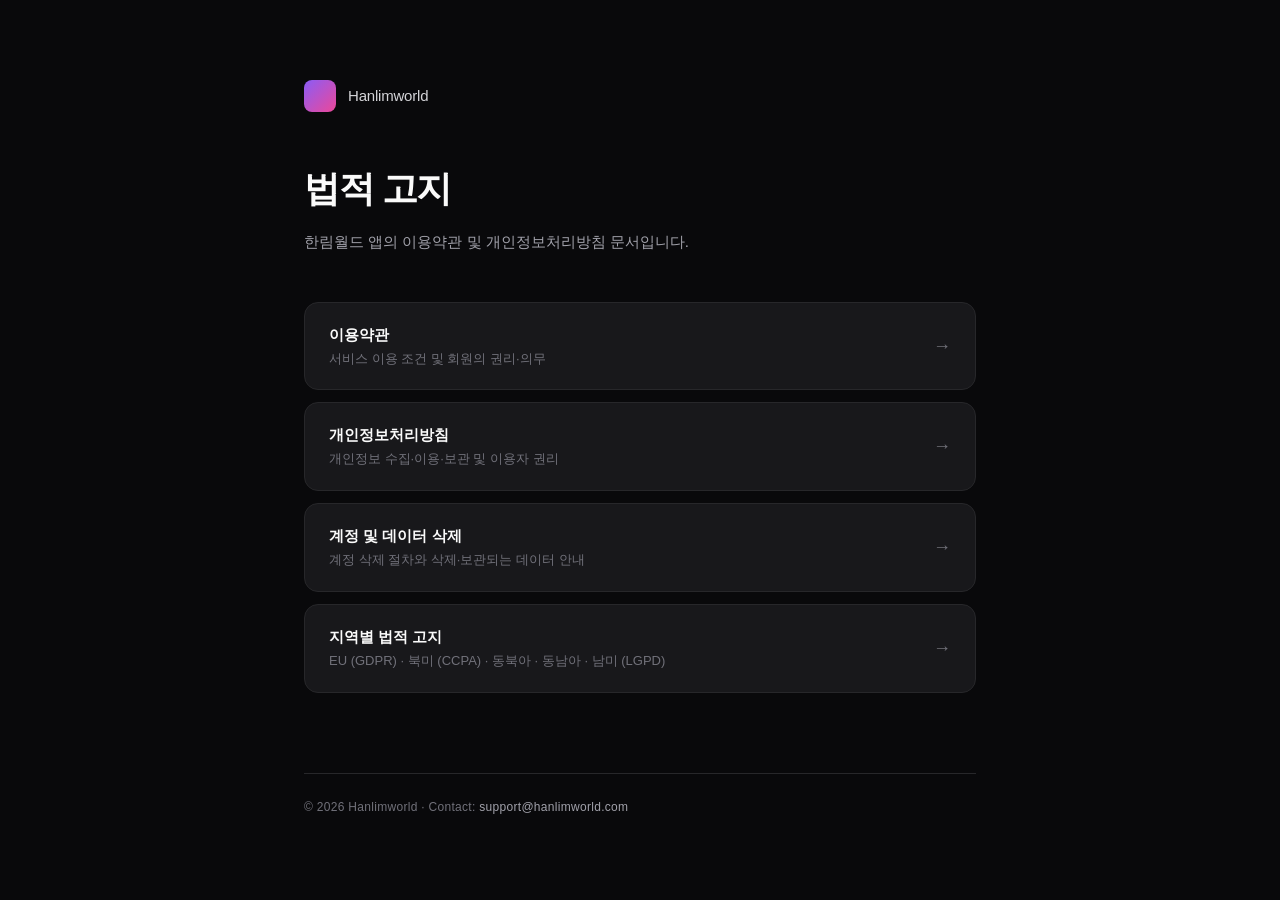
<file: index.html>
<!DOCTYPE html>
<html lang="ko">
<head>
<meta charset="UTF-8">
<meta name="viewport" content="width=device-width, initial-scale=1.0">
<title>한림월드 — 법적 고지</title>
<style>
  :root {
    --zinc-950: #09090B;
    --zinc-900: #18181B;
    --zinc-800: #27272A;
    --zinc-700: #3F3F46;
    --zinc-500: #71717A;
    --zinc-400: #A1A1AA;
    --zinc-300: #D4D4D8;
    --zinc-50: #FAFAFA;
    --purple: #8B5CF6;
    --pink: #EC4899;
  }
  * { box-sizing: border-box; margin: 0; padding: 0; }
  html, body {
    background: var(--zinc-950);
    color: var(--zinc-50);
    font-family: -apple-system, BlinkMacSystemFont, 'Pretendard Variable',
      'Segoe UI', Roboto, sans-serif;
    line-height: 1.6;
    min-height: 100vh;
  }
  .container {
    max-width: 720px;
    margin: 0 auto;
    padding: 80px 24px;
  }
  .brand {
    display: flex;
    align-items: center;
    gap: 12px;
    margin-bottom: 48px;
  }
  .brand-mark {
    width: 32px;
    height: 32px;
    border-radius: 8px;
    background: linear-gradient(135deg, var(--purple), var(--pink));
  }
  .brand-name {
    font-size: 15px;
    font-weight: 500;
    color: var(--zinc-300);
    letter-spacing: -0.2px;
  }
  h1 {
    font-size: 36px;
    font-weight: 700;
    letter-spacing: -1.5px;
    margin-bottom: 12px;
  }
  .subtitle {
    color: var(--zinc-400);
    font-size: 15px;
    margin-bottom: 48px;
  }
  .links {
    display: grid;
    gap: 12px;
  }
  .link-card {
    display: flex;
    align-items: center;
    justify-content: space-between;
    padding: 20px 24px;
    background: var(--zinc-900);
    border: 1px solid var(--zinc-800);
    border-radius: 14px;
    text-decoration: none;
    color: var(--zinc-50);
    transition: border-color .15s ease;
  }
  .link-card:hover { border-color: var(--zinc-700); }
  .link-card .title { font-weight: 600; font-size: 15px; }
  .link-card .desc { color: var(--zinc-500); font-size: 13px; margin-top: 2px; }
  .link-card .arrow { color: var(--zinc-500); font-size: 18px; }
  footer {
    margin-top: 80px;
    padding-top: 24px;
    border-top: 1px solid var(--zinc-800);
    color: var(--zinc-500);
    font-size: 12px;
    letter-spacing: 0.3px;
  }
  footer a { color: var(--zinc-400); text-decoration: none; }
</style>
</head>
<body>
  <div class="container">
    <div class="brand">
      <div class="brand-mark"></div>
      <div class="brand-name">Hanlimworld</div>
    </div>
    <h1>법적 고지</h1>
    <p class="subtitle">한림월드 앱의 이용약관 및 개인정보처리방침 문서입니다.</p>
    <div class="links">
      <a class="link-card" href="./terms.html">
        <div>
          <div class="title">이용약관</div>
          <div class="desc">서비스 이용 조건 및 회원의 권리·의무</div>
        </div>
        <span class="arrow">→</span>
      </a>
      <a class="link-card" href="./privacy.html">
        <div>
          <div class="title">개인정보처리방침</div>
          <div class="desc">개인정보 수집·이용·보관 및 이용자 권리</div>
        </div>
        <span class="arrow">→</span>
      </a>
      <a class="link-card" href="./delete-account.html">
        <div>
          <div class="title">계정 및 데이터 삭제</div>
          <div class="desc">계정 삭제 절차와 삭제·보관되는 데이터 안내</div>
        </div>
        <span class="arrow">→</span>
      </a>
      <a class="link-card" href="./regions/">
        <div>
          <div class="title">지역별 법적 고지</div>
          <div class="desc">EU (GDPR) · 북미 (CCPA) · 동북아 · 동남아 · 남미 (LGPD)</div>
        </div>
        <span class="arrow">→</span>
      </a>
    </div>
    <footer>
      © 2026 Hanlimworld · Contact:
      <a href="mailto:support@hanlimworld.com">support@hanlimworld.com</a>
    </footer>
  </div>
</body>
</html>
</file>
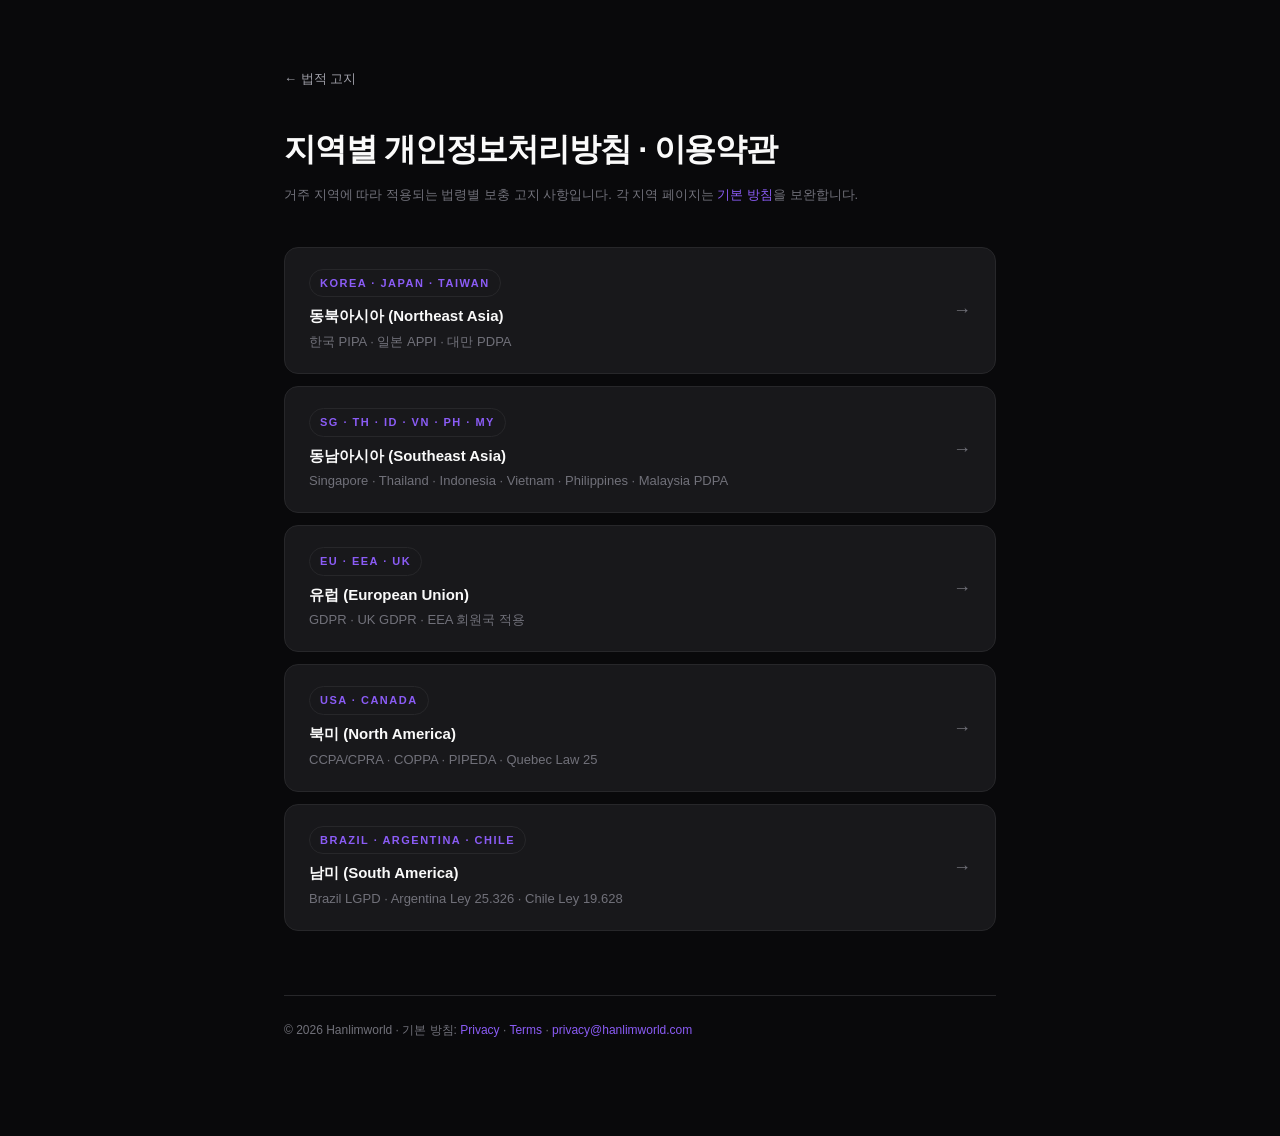
<file: regions/index.html>
<!DOCTYPE html>
<html lang="ko">
<head>
<meta charset="UTF-8">
<meta name="viewport" content="width=device-width, initial-scale=1.0">
<title>지역별 법적 고지 — Hanlimworld</title>
<link rel="stylesheet" href="../assets/legal.css">
<style>
  .link-card {
    display: flex;
    align-items: center;
    justify-content: space-between;
    padding: 20px 24px;
    background: var(--zinc-900);
    border: 1px solid var(--zinc-800);
    border-radius: 14px;
    text-decoration: none;
    color: var(--zinc-50);
    transition: border-color .15s ease;
    margin-bottom: 12px;
  }
  .link-card:hover { border-color: var(--zinc-700); text-decoration: none; }
  .link-card .region-tag {
    margin-bottom: 6px;
  }
  .link-card .title {
    font-weight: 600; font-size: 15px;
    color: var(--zinc-50);
  }
  .link-card .desc {
    color: var(--zinc-500); font-size: 13px; margin-top: 2px;
  }
  .link-card .arrow { color: var(--zinc-500); font-size: 18px; }
</style>
</head>
<body>
  <div class="container">
    <a href="../" class="back">← 법적 고지</a>
    <h1>지역별 개인정보처리방침 · 이용약관</h1>
    <p class="meta">
      거주 지역에 따라 적용되는 법령별 보충 고지 사항입니다.
      각 지역 페이지는 <a href="../privacy.html">기본 방침</a>을 보완합니다.
    </p>

    <a class="link-card" href="./northeast-asia.html">
      <div>
        <div class="region-tag" style="margin-bottom: 6px;">KOREA · JAPAN · TAIWAN</div>
        <div class="title">동북아시아 (Northeast Asia)</div>
        <div class="desc">한국 PIPA · 일본 APPI · 대만 PDPA</div>
      </div>
      <span class="arrow">→</span>
    </a>

    <a class="link-card" href="./southeast-asia.html">
      <div>
        <div class="region-tag" style="margin-bottom: 6px;">SG · TH · ID · VN · PH · MY</div>
        <div class="title">동남아시아 (Southeast Asia)</div>
        <div class="desc">Singapore · Thailand · Indonesia · Vietnam · Philippines · Malaysia PDPA</div>
      </div>
      <span class="arrow">→</span>
    </a>

    <a class="link-card" href="./eu.html">
      <div>
        <div class="region-tag" style="margin-bottom: 6px;">EU · EEA · UK</div>
        <div class="title">유럽 (European Union)</div>
        <div class="desc">GDPR · UK GDPR · EEA 회원국 적용</div>
      </div>
      <span class="arrow">→</span>
    </a>

    <a class="link-card" href="./north-america.html">
      <div>
        <div class="region-tag" style="margin-bottom: 6px;">USA · CANADA</div>
        <div class="title">북미 (North America)</div>
        <div class="desc">CCPA/CPRA · COPPA · PIPEDA · Quebec Law 25</div>
      </div>
      <span class="arrow">→</span>
    </a>

    <a class="link-card" href="./south-america.html">
      <div>
        <div class="region-tag" style="margin-bottom: 6px;">BRAZIL · ARGENTINA · CHILE</div>
        <div class="title">남미 (South America)</div>
        <div class="desc">Brazil LGPD · Argentina Ley 25.326 · Chile Ley 19.628</div>
      </div>
      <span class="arrow">→</span>
    </a>

    <footer>
      © 2026 Hanlimworld · 기본 방침:
      <a href="../privacy.html">Privacy</a> ·
      <a href="../terms.html">Terms</a> ·
      <a href="mailto:privacy@hanlimworld.com">privacy@hanlimworld.com</a>
    </footer>
  </div>
</body>
</html>
</file>
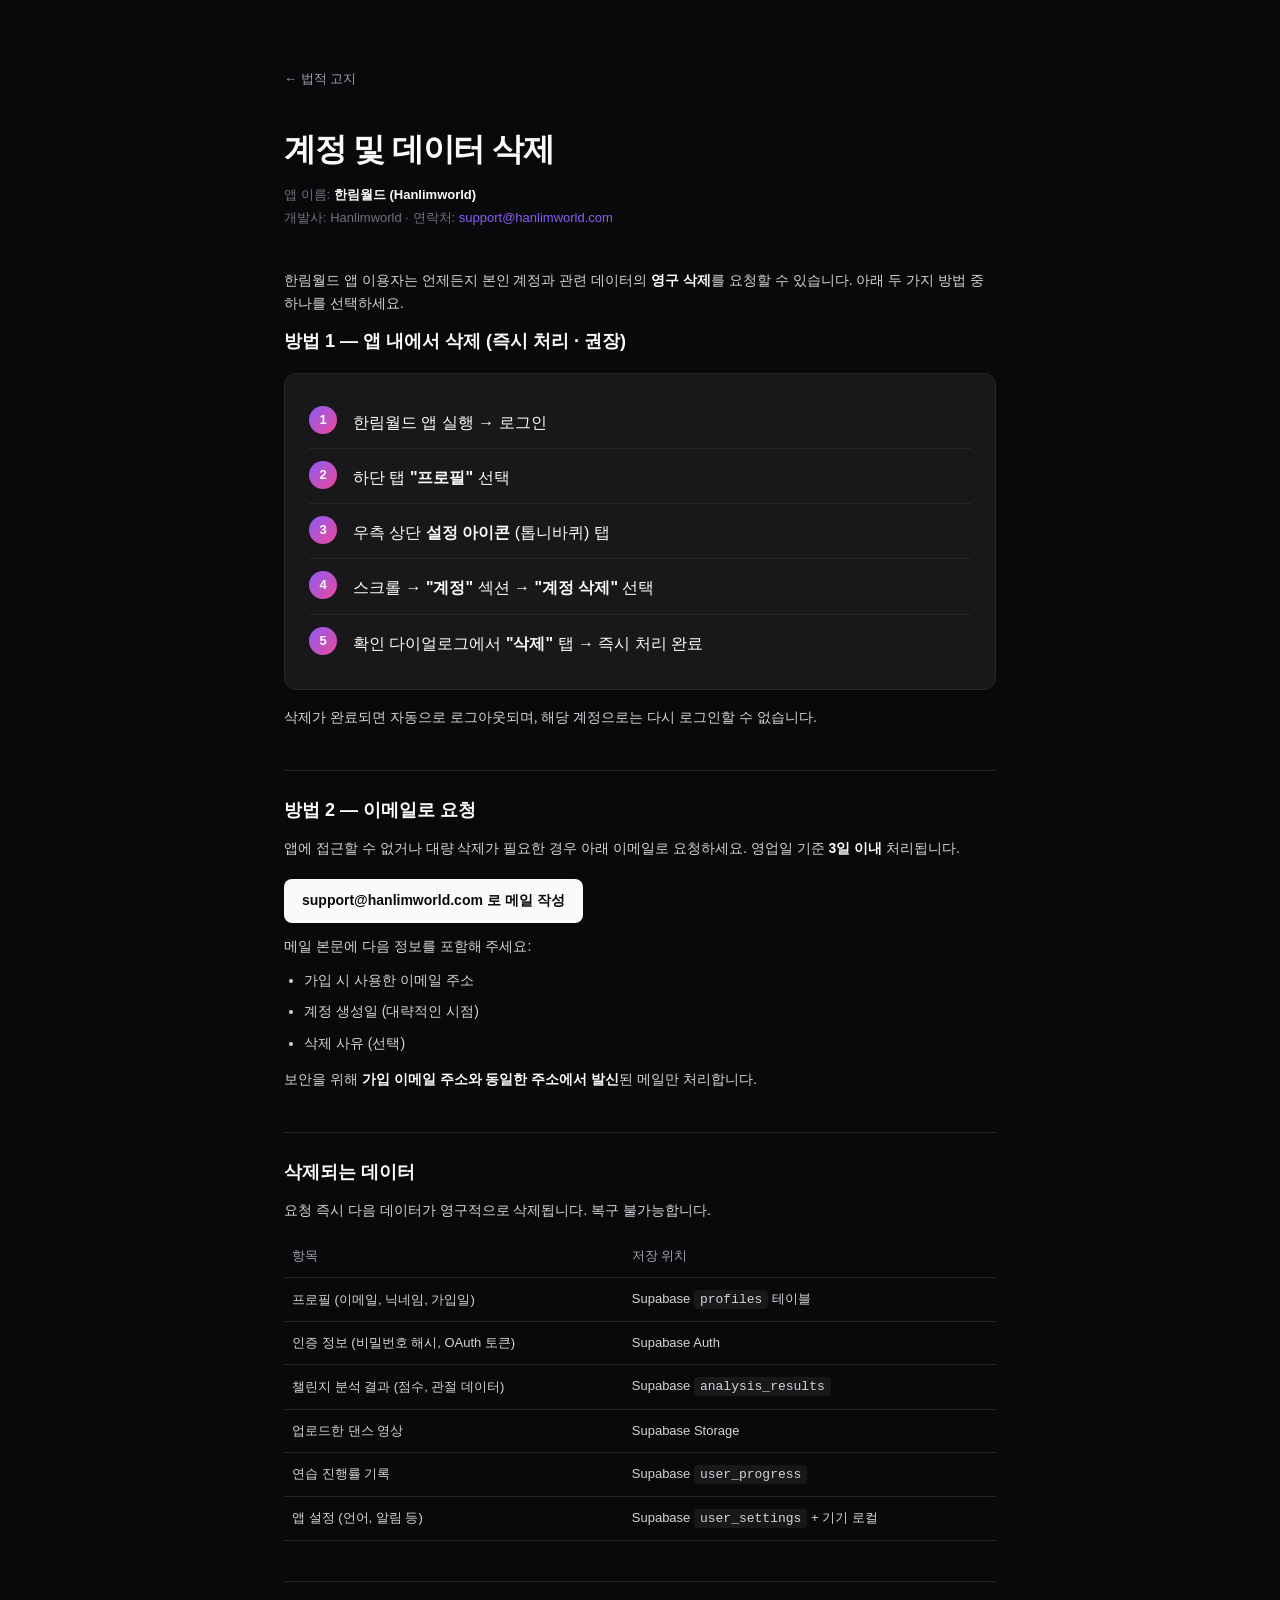
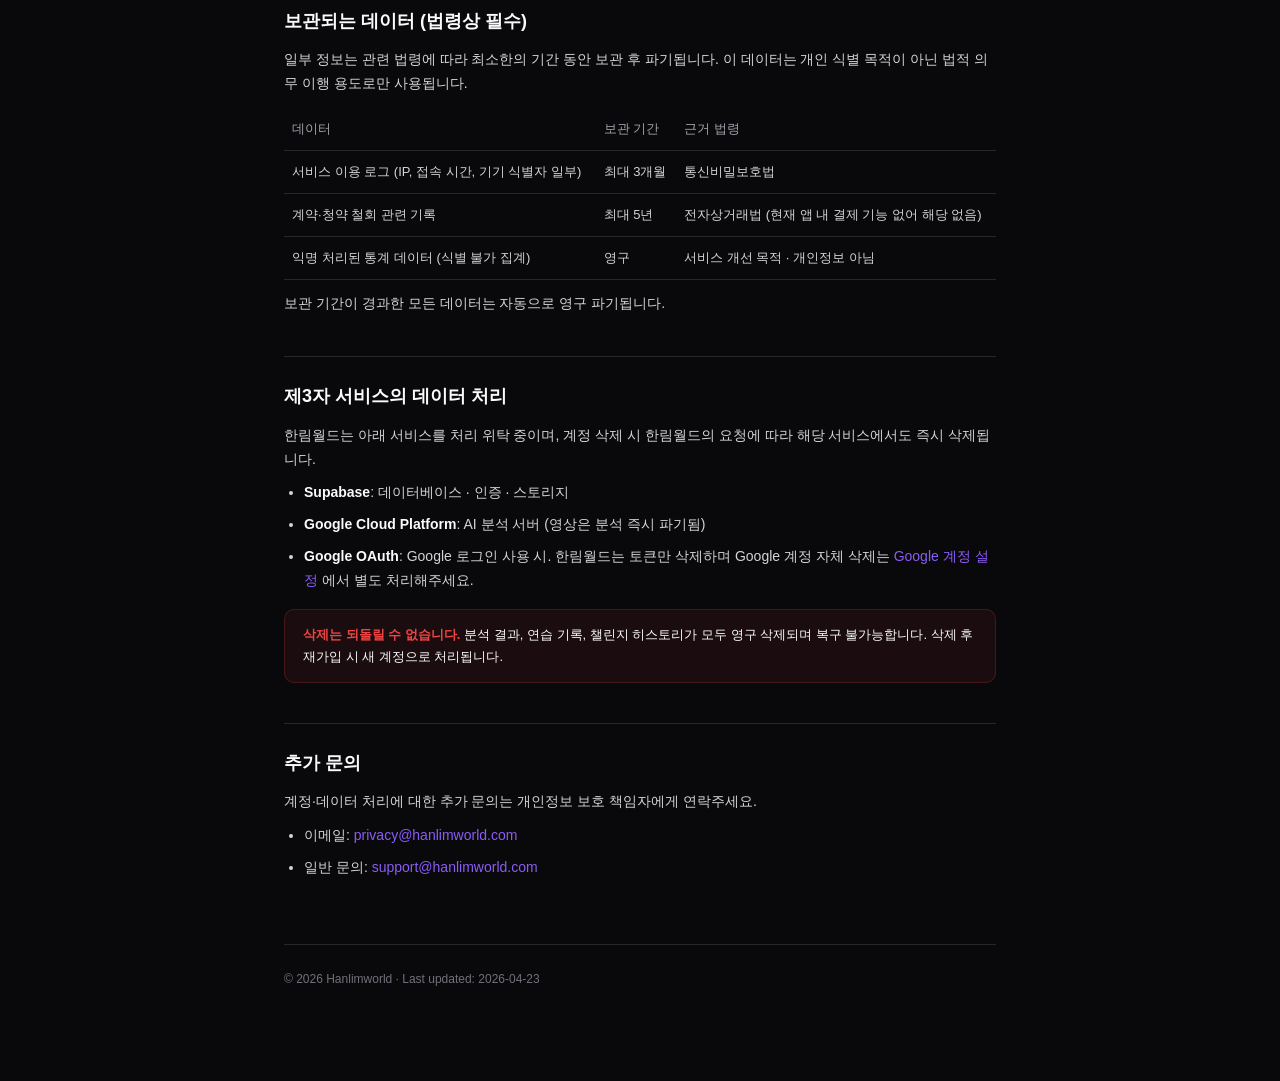
<file: delete-account.html>
<!DOCTYPE html>
<html lang="ko">
<head>
<meta charset="UTF-8">
<meta name="viewport" content="width=device-width, initial-scale=1.0">
<title>계정 및 데이터 삭제 — 한림월드</title>
<style>
  :root {
    --zinc-950: #09090B; --zinc-900: #18181B; --zinc-800: #27272A;
    --zinc-700: #3F3F46; --zinc-500: #71717A; --zinc-400: #A1A1AA;
    --zinc-300: #D4D4D8; --zinc-50: #FAFAFA;
    --purple: #8B5CF6; --pink: #EC4899;
    --error: #EF4444;
  }
  * { box-sizing: border-box; margin: 0; padding: 0; }
  html, body {
    background: var(--zinc-950); color: var(--zinc-50);
    font-family: -apple-system, BlinkMacSystemFont, 'Pretendard Variable',
      'Segoe UI', Roboto, sans-serif;
    line-height: 1.7; min-height: 100vh;
  }
  .container { max-width: 760px; margin: 0 auto; padding: 64px 24px 96px; }
  .back {
    display: inline-flex; align-items: center; gap: 6px;
    color: var(--zinc-400); text-decoration: none; font-size: 13px;
    margin-bottom: 32px;
  }
  .back:hover { color: var(--zinc-50); }
  h1 { font-size: 32px; font-weight: 700; letter-spacing: -1.2px; margin-bottom: 8px; }
  .meta { color: var(--zinc-500); font-size: 13px; margin-bottom: 40px; }
  h2 {
    font-size: 18px; font-weight: 700;
    margin: 40px 0 12px;
    padding-top: 24px;
    border-top: 1px solid var(--zinc-800);
  }
  h2:first-of-type { border-top: 0; padding-top: 0; margin-top: 0; }
  h3 { font-size: 15px; font-weight: 600; margin: 20px 0 8px; color: var(--zinc-300); }
  p, li { color: var(--zinc-300); font-size: 14px; margin-bottom: 10px; }
  ul, ol { padding-left: 20px; margin-bottom: 12px; }
  li { margin-bottom: 8px; }
  strong { color: var(--zinc-50); font-weight: 600; }
  code {
    background: var(--zinc-900); color: var(--zinc-300);
    padding: 2px 6px; border-radius: 4px; font-size: 13px;
  }
  .steps {
    background: var(--zinc-900); border: 1px solid var(--zinc-800);
    border-radius: 12px; padding: 20px 24px; margin: 16px 0;
  }
  .step-row {
    display: flex; gap: 16px; align-items: flex-start;
    padding: 12px 0;
  }
  .step-row + .step-row { border-top: 1px solid var(--zinc-800); }
  .step-num {
    flex-shrink: 0;
    width: 28px; height: 28px;
    border-radius: 50%;
    background: linear-gradient(135deg, var(--purple), var(--pink));
    display: flex; align-items: center; justify-content: center;
    font-weight: 700; font-size: 13px;
    color: var(--zinc-50);
  }
  .step-text { flex: 1; padding-top: 3px; }
  .step-text strong { color: var(--zinc-50); }
  table {
    width: 100%; border-collapse: collapse;
    margin: 12px 0; font-size: 13px;
  }
  th, td {
    border-bottom: 1px solid var(--zinc-800);
    padding: 10px 8px; text-align: left;
    color: var(--zinc-300);
  }
  th { color: var(--zinc-400); font-weight: 500; }
  a { color: var(--purple); text-decoration: none; }
  a:hover { text-decoration: underline; }
  .warning {
    background: rgba(239, 68, 68, 0.08);
    border: 1px solid rgba(239, 68, 68, 0.2);
    border-radius: 10px; padding: 14px 18px; margin: 16px 0;
    color: var(--zinc-200); font-size: 13px;
  }
  .warning strong { color: var(--error); }
  .mail-btn {
    display: inline-block;
    padding: 10px 18px;
    background: var(--zinc-50); color: var(--zinc-950);
    border-radius: 8px; font-weight: 600; font-size: 14px;
    text-decoration: none;
    margin-top: 8px;
  }
  footer {
    margin-top: 64px; padding-top: 24px;
    border-top: 1px solid var(--zinc-800);
    color: var(--zinc-500); font-size: 12px;
  }
</style>
</head>
<body>
  <div class="container">
    <a href="./" class="back">← 법적 고지</a>
    <h1>계정 및 데이터 삭제</h1>
    <p class="meta">
      앱 이름: <strong>한림월드 (Hanlimworld)</strong><br>
      개발사: Hanlimworld · 연락처:
      <a href="mailto:support@hanlimworld.com">support@hanlimworld.com</a>
    </p>

    <p>
      한림월드 앱 이용자는 언제든지 본인 계정과 관련 데이터의
      <strong>영구 삭제</strong>를 요청할 수 있습니다. 아래 두 가지 방법 중
      하나를 선택하세요.
    </p>

    <h2>방법 1 — 앱 내에서 삭제 (즉시 처리 · 권장)</h2>
    <div class="steps">
      <div class="step-row">
        <div class="step-num">1</div>
        <div class="step-text">한림월드 앱 실행 → 로그인</div>
      </div>
      <div class="step-row">
        <div class="step-num">2</div>
        <div class="step-text">하단 탭 <strong>"프로필"</strong> 선택</div>
      </div>
      <div class="step-row">
        <div class="step-num">3</div>
        <div class="step-text">우측 상단 <strong>설정 아이콘</strong> (톱니바퀴) 탭</div>
      </div>
      <div class="step-row">
        <div class="step-num">4</div>
        <div class="step-text">스크롤 → <strong>"계정"</strong> 섹션 → <strong>"계정 삭제"</strong> 선택</div>
      </div>
      <div class="step-row">
        <div class="step-num">5</div>
        <div class="step-text">확인 다이얼로그에서 <strong>"삭제"</strong> 탭 → 즉시 처리 완료</div>
      </div>
    </div>
    <p>
      삭제가 완료되면 자동으로 로그아웃되며, 해당 계정으로는
      다시 로그인할 수 없습니다.
    </p>

    <h2>방법 2 — 이메일로 요청</h2>
    <p>
      앱에 접근할 수 없거나 대량 삭제가 필요한 경우
      아래 이메일로 요청하세요. 영업일 기준 <strong>3일 이내</strong> 처리됩니다.
    </p>
    <a class="mail-btn"
      href="mailto:support@hanlimworld.com?subject=%5B%EA%B3%84%EC%A0%95%20%EC%82%AD%EC%A0%9C%20%EC%9A%94%EC%B2%AD%5D%20%ED%95%9C%EB%A6%BC%EC%9B%94%EB%93%9C&body=%EA%B0%80%EC%9E%85%20%EC%9D%B4%EB%A9%94%EC%9D%BC%3A%20%0A%EA%B3%84%EC%A0%95%20%EC%83%9D%EC%84%B1%EC%9D%BC(%EB%8C%80%EB%9E%B5)%3A%20%0A%EC%82%AD%EC%A0%9C%20%EC%82%AC%EC%9C%A0(%EC%84%A0%ED%83%9D)%3A%20">
      support@hanlimworld.com 로 메일 작성
    </a>
    <p style="margin-top: 12px;">
      메일 본문에 다음 정보를 포함해 주세요:
    </p>
    <ul>
      <li>가입 시 사용한 이메일 주소</li>
      <li>계정 생성일 (대략적인 시점)</li>
      <li>삭제 사유 (선택)</li>
    </ul>
    <p>
      보안을 위해 <strong>가입 이메일 주소와 동일한 주소에서 발신</strong>된 메일만
      처리합니다.
    </p>

    <h2>삭제되는 데이터</h2>
    <p>요청 즉시 다음 데이터가 영구적으로 삭제됩니다. 복구 불가능합니다.</p>
    <table>
      <tr><th>항목</th><th>저장 위치</th></tr>
      <tr><td>프로필 (이메일, 닉네임, 가입일)</td><td>Supabase <code>profiles</code> 테이블</td></tr>
      <tr><td>인증 정보 (비밀번호 해시, OAuth 토큰)</td><td>Supabase Auth</td></tr>
      <tr><td>챌린지 분석 결과 (점수, 관절 데이터)</td><td>Supabase <code>analysis_results</code></td></tr>
      <tr><td>업로드한 댄스 영상</td><td>Supabase Storage</td></tr>
      <tr><td>연습 진행률 기록</td><td>Supabase <code>user_progress</code></td></tr>
      <tr><td>앱 설정 (언어, 알림 등)</td><td>Supabase <code>user_settings</code> + 기기 로컬</td></tr>
    </table>

    <h2>보관되는 데이터 (법령상 필수)</h2>
    <p>
      일부 정보는 관련 법령에 따라 최소한의 기간 동안 보관 후 파기됩니다.
      이 데이터는 개인 식별 목적이 아닌 법적 의무 이행 용도로만 사용됩니다.
    </p>
    <table>
      <tr><th>데이터</th><th>보관 기간</th><th>근거 법령</th></tr>
      <tr>
        <td>서비스 이용 로그 (IP, 접속 시간, 기기 식별자 일부)</td>
        <td>최대 3개월</td>
        <td>통신비밀보호법</td>
      </tr>
      <tr>
        <td>계약·청약 철회 관련 기록</td>
        <td>최대 5년</td>
        <td>전자상거래법 (현재 앱 내 결제 기능 없어 해당 없음)</td>
      </tr>
      <tr>
        <td>익명 처리된 통계 데이터 (식별 불가 집계)</td>
        <td>영구</td>
        <td>서비스 개선 목적 · 개인정보 아님</td>
      </tr>
    </table>
    <p>
      보관 기간이 경과한 모든 데이터는 자동으로 영구 파기됩니다.
    </p>

    <h2>제3자 서비스의 데이터 처리</h2>
    <p>
      한림월드는 아래 서비스를 처리 위탁 중이며, 계정 삭제 시 한림월드의
      요청에 따라 해당 서비스에서도 즉시 삭제됩니다.
    </p>
    <ul>
      <li><strong>Supabase</strong>: 데이터베이스 · 인증 · 스토리지</li>
      <li><strong>Google Cloud Platform</strong>: AI 분석 서버 (영상은 분석 즉시 파기됨)</li>
      <li><strong>Google OAuth</strong>: Google 로그인 사용 시. 한림월드는 토큰만 삭제하며 Google 계정 자체 삭제는
        <a href="https://myaccount.google.com/permissions" target="_blank" rel="noopener">Google 계정 설정</a>
        에서 별도 처리해주세요.</li>
    </ul>

    <div class="warning">
      <strong>삭제는 되돌릴 수 없습니다.</strong> 분석 결과, 연습 기록, 챌린지 히스토리가
      모두 영구 삭제되며 복구 불가능합니다. 삭제 후 재가입 시 새 계정으로 처리됩니다.
    </div>

    <h2>추가 문의</h2>
    <p>
      계정·데이터 처리에 대한 추가 문의는 개인정보 보호 책임자에게 연락주세요.
    </p>
    <ul>
      <li>이메일: <a href="mailto:privacy@hanlimworld.com">privacy@hanlimworld.com</a></li>
      <li>일반 문의: <a href="mailto:support@hanlimworld.com">support@hanlimworld.com</a></li>
    </ul>

    <footer>© 2026 Hanlimworld · Last updated: 2026-04-23</footer>
  </div>
</body>
</html>
</file>
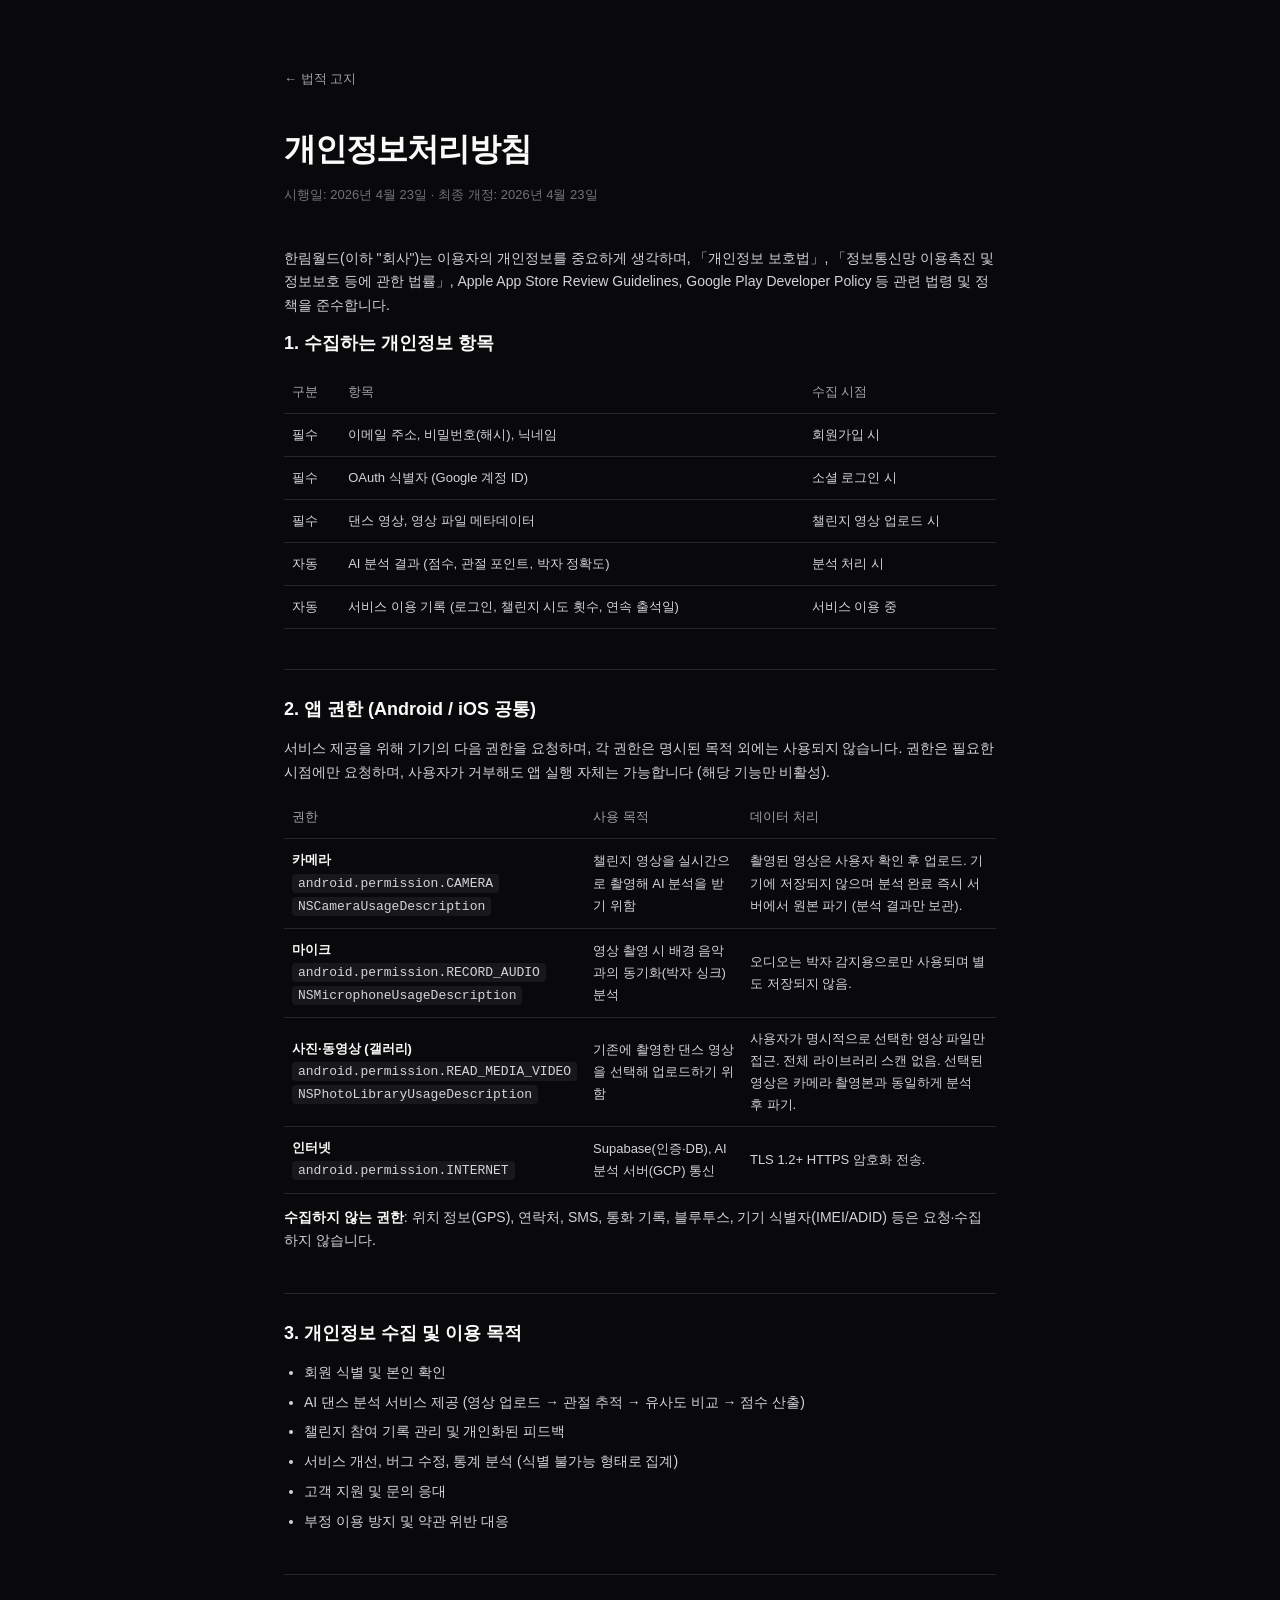
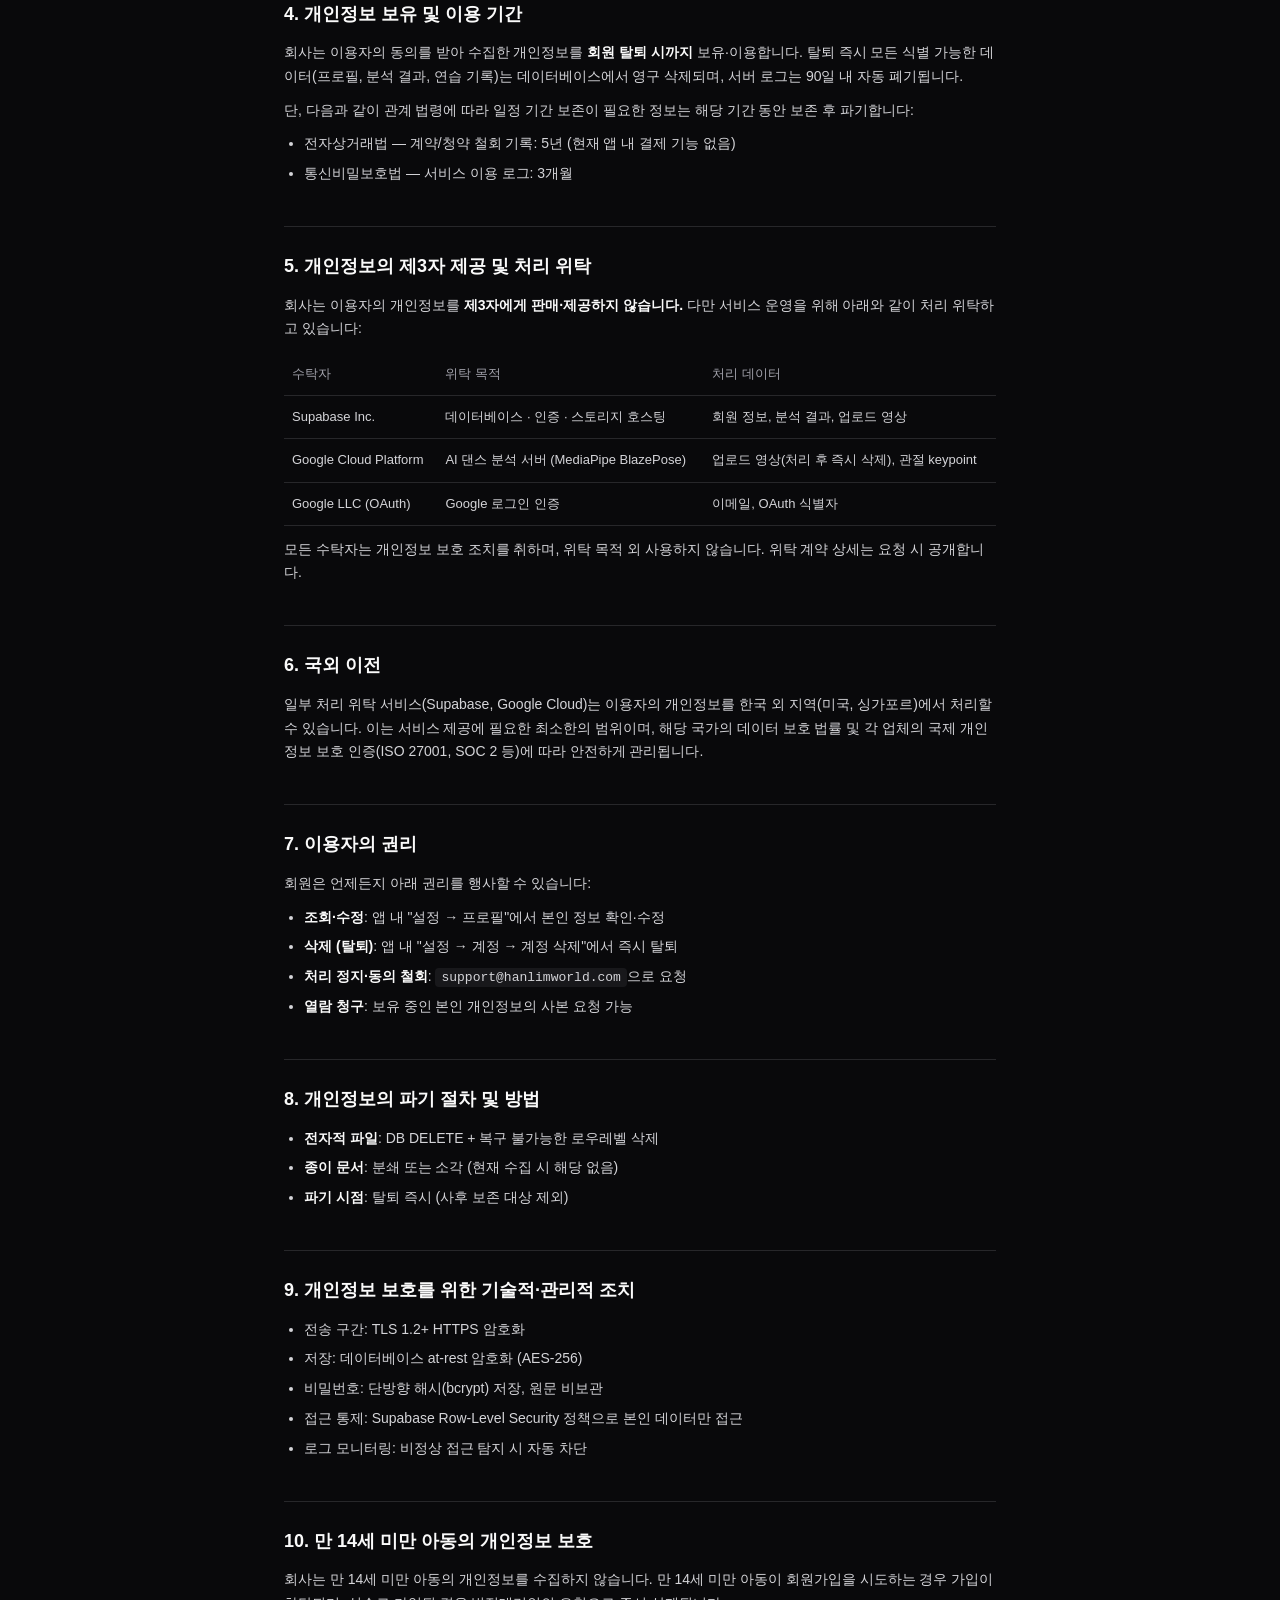
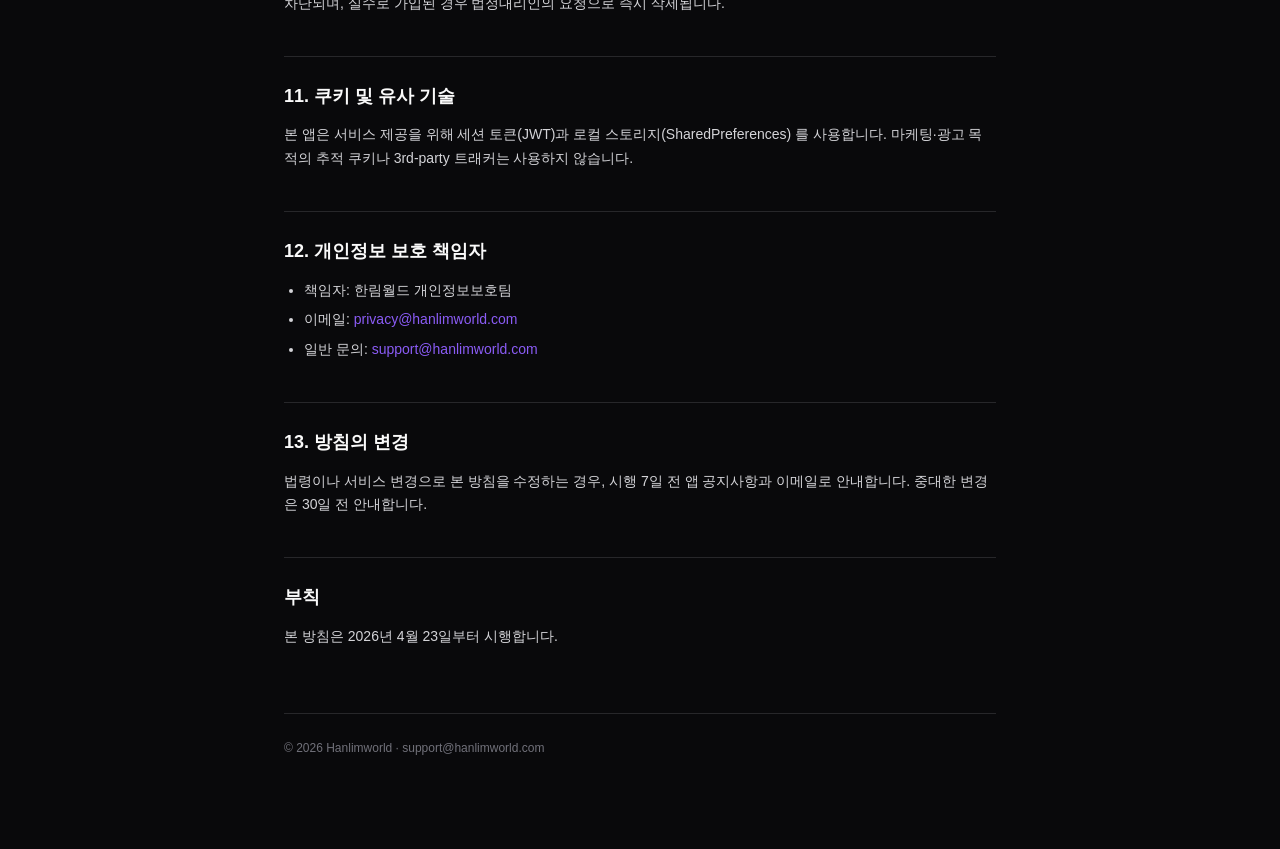
<file: privacy.html>
<!DOCTYPE html>
<html lang="ko">
<head>
<meta charset="UTF-8">
<meta name="viewport" content="width=device-width, initial-scale=1.0">
<title>개인정보처리방침 — 한림월드</title>
<style>
  :root {
    --zinc-950: #09090B; --zinc-900: #18181B; --zinc-800: #27272A;
    --zinc-700: #3F3F46; --zinc-500: #71717A; --zinc-400: #A1A1AA;
    --zinc-300: #D4D4D8; --zinc-50: #FAFAFA;
    --purple: #8B5CF6; --pink: #EC4899;
  }
  * { box-sizing: border-box; margin: 0; padding: 0; }
  html, body {
    background: var(--zinc-950); color: var(--zinc-50);
    font-family: -apple-system, BlinkMacSystemFont, 'Pretendard Variable',
      'Segoe UI', Roboto, sans-serif;
    line-height: 1.7; min-height: 100vh;
  }
  .container { max-width: 760px; margin: 0 auto; padding: 64px 24px 96px; }
  .back {
    display: inline-flex; align-items: center; gap: 6px;
    color: var(--zinc-400); text-decoration: none; font-size: 13px;
    margin-bottom: 32px;
  }
  .back:hover { color: var(--zinc-50); }
  h1 { font-size: 32px; font-weight: 700; letter-spacing: -1.2px; margin-bottom: 8px; }
  .meta { color: var(--zinc-500); font-size: 13px; margin-bottom: 40px; }
  h2 {
    font-size: 18px; font-weight: 700;
    margin: 40px 0 12px;
    padding-top: 24px;
    border-top: 1px solid var(--zinc-800);
  }
  h2:first-of-type { border-top: 0; padding-top: 0; margin-top: 0; }
  h3 { font-size: 15px; font-weight: 600; margin: 20px 0 8px; color: var(--zinc-300); }
  p, li { color: var(--zinc-300); font-size: 14px; margin-bottom: 10px; }
  ul, ol { padding-left: 20px; margin-bottom: 12px; }
  li { margin-bottom: 6px; }
  strong { color: var(--zinc-50); font-weight: 600; }
  code {
    background: var(--zinc-900); color: var(--zinc-300);
    padding: 2px 6px; border-radius: 4px; font-size: 13px;
  }
  table {
    width: 100%; border-collapse: collapse;
    margin: 12px 0; font-size: 13px;
  }
  th, td {
    border-bottom: 1px solid var(--zinc-800);
    padding: 10px 8px; text-align: left;
    color: var(--zinc-300);
  }
  th { color: var(--zinc-400); font-weight: 500; }
  a { color: var(--purple); text-decoration: none; }
  a:hover { text-decoration: underline; }
  footer {
    margin-top: 64px; padding-top: 24px;
    border-top: 1px solid var(--zinc-800);
    color: var(--zinc-500); font-size: 12px;
  }
</style>
</head>
<body>
  <div class="container">
    <a href="./" class="back">← 법적 고지</a>
    <h1>개인정보처리방침</h1>
    <p class="meta">시행일: 2026년 4월 23일 · 최종 개정: 2026년 4월 23일</p>

    <p>
      한림월드(이하 "회사")는 이용자의 개인정보를 중요하게 생각하며,
      「개인정보 보호법」, 「정보통신망 이용촉진 및 정보보호 등에 관한 법률」,
      Apple App Store Review Guidelines, Google Play Developer Policy 등
      관련 법령 및 정책을 준수합니다.
    </p>

    <h2>1. 수집하는 개인정보 항목</h2>
    <table>
      <tr><th>구분</th><th>항목</th><th>수집 시점</th></tr>
      <tr>
        <td>필수</td>
        <td>이메일 주소, 비밀번호(해시), 닉네임</td>
        <td>회원가입 시</td>
      </tr>
      <tr>
        <td>필수</td>
        <td>OAuth 식별자 (Google 계정 ID)</td>
        <td>소셜 로그인 시</td>
      </tr>
      <tr>
        <td>필수</td>
        <td>댄스 영상, 영상 파일 메타데이터</td>
        <td>챌린지 영상 업로드 시</td>
      </tr>
      <tr>
        <td>자동</td>
        <td>AI 분석 결과 (점수, 관절 포인트, 박자 정확도)</td>
        <td>분석 처리 시</td>
      </tr>
      <tr>
        <td>자동</td>
        <td>서비스 이용 기록 (로그인, 챌린지 시도 횟수, 연속 출석일)</td>
        <td>서비스 이용 중</td>
      </tr>
    </table>

    <h2>2. 앱 권한 (Android / iOS 공통)</h2>
    <p>
      서비스 제공을 위해 기기의 다음 권한을 요청하며, 각 권한은
      명시된 목적 외에는 사용되지 않습니다. 권한은 필요한 시점에만 요청하며,
      사용자가 거부해도 앱 실행 자체는 가능합니다 (해당 기능만 비활성).
    </p>
    <table>
      <tr><th>권한</th><th>사용 목적</th><th>데이터 처리</th></tr>
      <tr>
        <td><strong>카메라</strong><br>
          <code>android.permission.CAMERA</code><br>
          <code>NSCameraUsageDescription</code></td>
        <td>챌린지 영상을 실시간으로 촬영해 AI 분석을 받기 위함</td>
        <td>촬영된 영상은 사용자 확인 후 업로드. 기기에 저장되지 않으며
          분석 완료 즉시 서버에서 원본 파기 (분석 결과만 보관).</td>
      </tr>
      <tr>
        <td><strong>마이크</strong><br>
          <code>android.permission.RECORD_AUDIO</code><br>
          <code>NSMicrophoneUsageDescription</code></td>
        <td>영상 촬영 시 배경 음악과의 동기화(박자 싱크) 분석</td>
        <td>오디오는 박자 감지용으로만 사용되며 별도 저장되지 않음.</td>
      </tr>
      <tr>
        <td><strong>사진·동영상 (갤러리)</strong><br>
          <code>android.permission.READ_MEDIA_VIDEO</code><br>
          <code>NSPhotoLibraryUsageDescription</code></td>
        <td>기존에 촬영한 댄스 영상을 선택해 업로드하기 위함</td>
        <td>사용자가 명시적으로 선택한 영상 파일만 접근. 전체 라이브러리 스캔
          없음. 선택된 영상은 카메라 촬영본과 동일하게 분석 후 파기.</td>
      </tr>
      <tr>
        <td><strong>인터넷</strong><br>
          <code>android.permission.INTERNET</code></td>
        <td>Supabase(인증·DB), AI 분석 서버(GCP) 통신</td>
        <td>TLS 1.2+ HTTPS 암호화 전송.</td>
      </tr>
    </table>
    <p>
      <strong>수집하지 않는 권한</strong>: 위치 정보(GPS), 연락처, SMS,
      통화 기록, 블루투스, 기기 식별자(IMEI/ADID) 등은 요청·수집하지 않습니다.
    </p>

    <h2>3. 개인정보 수집 및 이용 목적</h2>
    <ul>
      <li>회원 식별 및 본인 확인</li>
      <li>AI 댄스 분석 서비스 제공 (영상 업로드 → 관절 추적 → 유사도 비교 → 점수 산출)</li>
      <li>챌린지 참여 기록 관리 및 개인화된 피드백</li>
      <li>서비스 개선, 버그 수정, 통계 분석 (식별 불가능 형태로 집계)</li>
      <li>고객 지원 및 문의 응대</li>
      <li>부정 이용 방지 및 약관 위반 대응</li>
    </ul>

    <h2>4. 개인정보 보유 및 이용 기간</h2>
    <p>
      회사는 이용자의 동의를 받아 수집한 개인정보를 <strong>회원 탈퇴 시까지</strong>
      보유·이용합니다. 탈퇴 즉시 모든 식별 가능한 데이터(프로필, 분석 결과, 연습 기록)는
      데이터베이스에서 영구 삭제되며, 서버 로그는 90일 내 자동 폐기됩니다.
    </p>
    <p>
      단, 다음과 같이 관계 법령에 따라 일정 기간 보존이 필요한 정보는
      해당 기간 동안 보존 후 파기합니다:
    </p>
    <ul>
      <li>전자상거래법 — 계약/청약 철회 기록: 5년 (현재 앱 내 결제 기능 없음)</li>
      <li>통신비밀보호법 — 서비스 이용 로그: 3개월</li>
    </ul>

    <h2>5. 개인정보의 제3자 제공 및 처리 위탁</h2>
    <p>
      회사는 이용자의 개인정보를 <strong>제3자에게 판매·제공하지 않습니다.</strong>
      다만 서비스 운영을 위해 아래와 같이 처리 위탁하고 있습니다:
    </p>
    <table>
      <tr><th>수탁자</th><th>위탁 목적</th><th>처리 데이터</th></tr>
      <tr>
        <td>Supabase Inc.</td>
        <td>데이터베이스 · 인증 · 스토리지 호스팅</td>
        <td>회원 정보, 분석 결과, 업로드 영상</td>
      </tr>
      <tr>
        <td>Google Cloud Platform</td>
        <td>AI 댄스 분석 서버 (MediaPipe BlazePose)</td>
        <td>업로드 영상(처리 후 즉시 삭제), 관절 keypoint</td>
      </tr>
      <tr>
        <td>Google LLC (OAuth)</td>
        <td>Google 로그인 인증</td>
        <td>이메일, OAuth 식별자</td>
      </tr>
    </table>
    <p>
      모든 수탁자는 개인정보 보호 조치를 취하며, 위탁 목적 외 사용하지 않습니다.
      위탁 계약 상세는 요청 시 공개합니다.
    </p>

    <h2>6. 국외 이전</h2>
    <p>
      일부 처리 위탁 서비스(Supabase, Google Cloud)는 이용자의 개인정보를
      한국 외 지역(미국, 싱가포르)에서 처리할 수 있습니다. 이는 서비스 제공에
      필요한 최소한의 범위이며, 해당 국가의 데이터 보호 법률 및 각 업체의
      국제 개인정보 보호 인증(ISO 27001, SOC 2 등)에 따라 안전하게 관리됩니다.
    </p>

    <h2>7. 이용자의 권리</h2>
    <p>회원은 언제든지 아래 권리를 행사할 수 있습니다:</p>
    <ul>
      <li><strong>조회·수정</strong>: 앱 내 "설정 → 프로필"에서 본인 정보 확인·수정</li>
      <li><strong>삭제 (탈퇴)</strong>: 앱 내 "설정 → 계정 → 계정 삭제"에서 즉시 탈퇴</li>
      <li><strong>처리 정지·동의 철회</strong>:
        <code>support@hanlimworld.com</code>으로 요청</li>
      <li><strong>열람 청구</strong>: 보유 중인 본인 개인정보의 사본 요청 가능</li>
    </ul>

    <h2>8. 개인정보의 파기 절차 및 방법</h2>
    <ul>
      <li><strong>전자적 파일</strong>: DB DELETE + 복구 불가능한 로우레벨 삭제</li>
      <li><strong>종이 문서</strong>: 분쇄 또는 소각 (현재 수집 시 해당 없음)</li>
      <li><strong>파기 시점</strong>: 탈퇴 즉시 (사후 보존 대상 제외)</li>
    </ul>

    <h2>9. 개인정보 보호를 위한 기술적·관리적 조치</h2>
    <ul>
      <li>전송 구간: TLS 1.2+ HTTPS 암호화</li>
      <li>저장: 데이터베이스 at-rest 암호화 (AES-256)</li>
      <li>비밀번호: 단방향 해시(bcrypt) 저장, 원문 비보관</li>
      <li>접근 통제: Supabase Row-Level Security 정책으로 본인 데이터만 접근</li>
      <li>로그 모니터링: 비정상 접근 탐지 시 자동 차단</li>
    </ul>

    <h2>10. 만 14세 미만 아동의 개인정보 보호</h2>
    <p>
      회사는 만 14세 미만 아동의 개인정보를 수집하지 않습니다.
      만 14세 미만 아동이 회원가입을 시도하는 경우 가입이 차단되며,
      실수로 가입된 경우 법정대리인의 요청으로 즉시 삭제됩니다.
    </p>

    <h2>11. 쿠키 및 유사 기술</h2>
    <p>
      본 앱은 서비스 제공을 위해 세션 토큰(JWT)과 로컬 스토리지(SharedPreferences)
      를 사용합니다. 마케팅·광고 목적의 추적 쿠키나 3rd-party 트래커는
      사용하지 않습니다.
    </p>

    <h2>12. 개인정보 보호 책임자</h2>
    <ul>
      <li>책임자: 한림월드 개인정보보호팀</li>
      <li>이메일: <a href="mailto:privacy@hanlimworld.com">privacy@hanlimworld.com</a></li>
      <li>일반 문의: <a href="mailto:support@hanlimworld.com">support@hanlimworld.com</a></li>
    </ul>

    <h2>13. 방침의 변경</h2>
    <p>
      법령이나 서비스 변경으로 본 방침을 수정하는 경우, 시행 7일 전
      앱 공지사항과 이메일로 안내합니다. 중대한 변경은 30일 전 안내합니다.
    </p>

    <h2>부칙</h2>
    <p>본 방침은 2026년 4월 23일부터 시행합니다.</p>

    <footer>© 2026 Hanlimworld · support@hanlimworld.com</footer>
  </div>
</body>
</html>
</file>
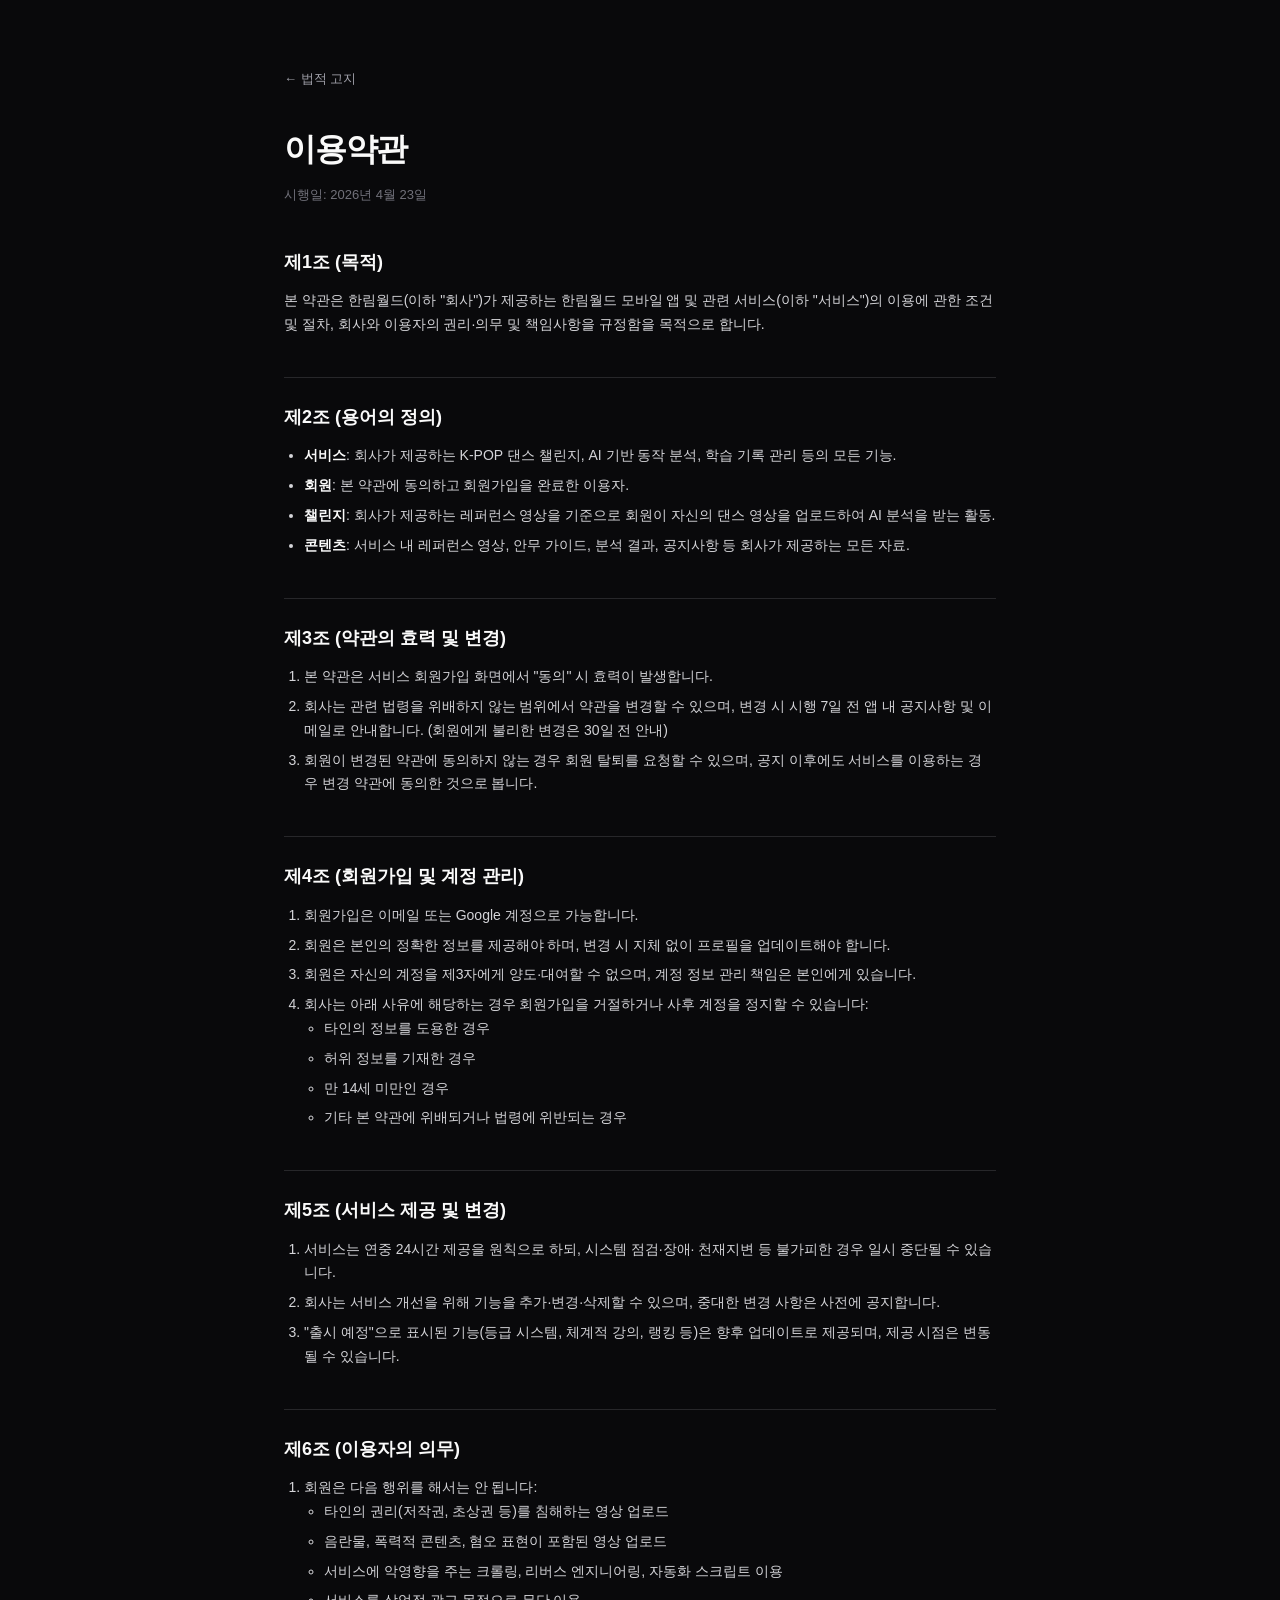
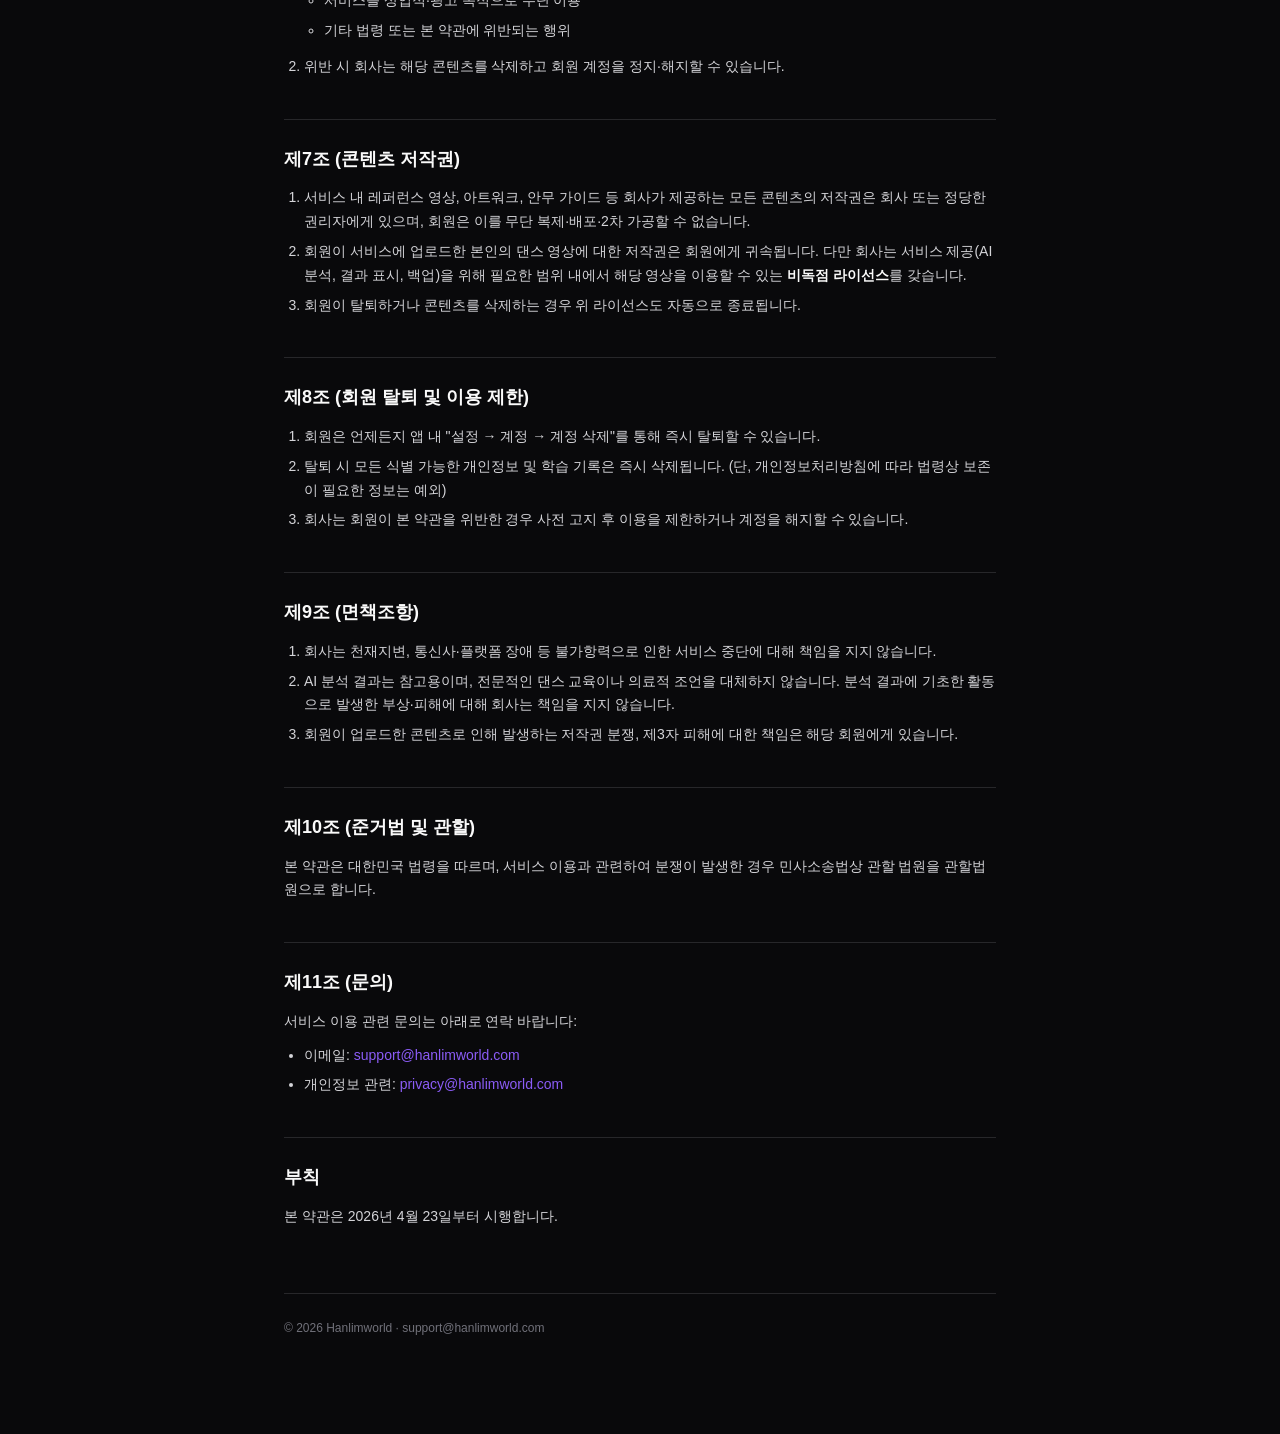
<file: terms.html>
<!DOCTYPE html>
<html lang="ko">
<head>
<meta charset="UTF-8">
<meta name="viewport" content="width=device-width, initial-scale=1.0">
<title>이용약관 — 한림월드</title>
<style>
  :root {
    --zinc-950: #09090B; --zinc-900: #18181B; --zinc-800: #27272A;
    --zinc-700: #3F3F46; --zinc-500: #71717A; --zinc-400: #A1A1AA;
    --zinc-300: #D4D4D8; --zinc-50: #FAFAFA;
    --purple: #8B5CF6; --pink: #EC4899;
  }
  * { box-sizing: border-box; margin: 0; padding: 0; }
  html, body {
    background: var(--zinc-950); color: var(--zinc-50);
    font-family: -apple-system, BlinkMacSystemFont, 'Pretendard Variable',
      'Segoe UI', Roboto, sans-serif;
    line-height: 1.7; min-height: 100vh;
  }
  .container { max-width: 760px; margin: 0 auto; padding: 64px 24px 96px; }
  .back {
    display: inline-flex; align-items: center; gap: 6px;
    color: var(--zinc-400); text-decoration: none; font-size: 13px;
    margin-bottom: 32px;
  }
  .back:hover { color: var(--zinc-50); }
  h1 { font-size: 32px; font-weight: 700; letter-spacing: -1.2px; margin-bottom: 8px; }
  .meta { color: var(--zinc-500); font-size: 13px; margin-bottom: 40px; }
  h2 {
    font-size: 18px; font-weight: 700;
    margin: 40px 0 12px;
    padding-top: 24px;
    border-top: 1px solid var(--zinc-800);
  }
  h2:first-of-type { border-top: 0; padding-top: 0; margin-top: 0; }
  p, li { color: var(--zinc-300); font-size: 14px; margin-bottom: 10px; }
  ul, ol { padding-left: 20px; margin-bottom: 12px; }
  li { margin-bottom: 6px; }
  strong { color: var(--zinc-50); font-weight: 600; }
  a { color: var(--purple); text-decoration: none; }
  a:hover { text-decoration: underline; }
  footer {
    margin-top: 64px; padding-top: 24px;
    border-top: 1px solid var(--zinc-800);
    color: var(--zinc-500); font-size: 12px;
  }
</style>
</head>
<body>
  <div class="container">
    <a href="./" class="back">← 법적 고지</a>
    <h1>이용약관</h1>
    <p class="meta">시행일: 2026년 4월 23일</p>

    <h2>제1조 (목적)</h2>
    <p>
      본 약관은 한림월드(이하 "회사")가 제공하는 한림월드 모바일 앱
      및 관련 서비스(이하 "서비스")의 이용에 관한 조건 및 절차,
      회사와 이용자의 권리·의무 및 책임사항을 규정함을 목적으로 합니다.
    </p>

    <h2>제2조 (용어의 정의)</h2>
    <ul>
      <li><strong>서비스</strong>: 회사가 제공하는 K-POP 댄스 챌린지,
        AI 기반 동작 분석, 학습 기록 관리 등의 모든 기능.</li>
      <li><strong>회원</strong>: 본 약관에 동의하고 회원가입을 완료한 이용자.</li>
      <li><strong>챌린지</strong>: 회사가 제공하는 레퍼런스 영상을 기준으로
        회원이 자신의 댄스 영상을 업로드하여 AI 분석을 받는 활동.</li>
      <li><strong>콘텐츠</strong>: 서비스 내 레퍼런스 영상, 안무 가이드,
        분석 결과, 공지사항 등 회사가 제공하는 모든 자료.</li>
    </ul>

    <h2>제3조 (약관의 효력 및 변경)</h2>
    <ol>
      <li>본 약관은 서비스 회원가입 화면에서 "동의" 시 효력이 발생합니다.</li>
      <li>회사는 관련 법령을 위배하지 않는 범위에서 약관을 변경할 수 있으며,
        변경 시 시행 7일 전 앱 내 공지사항 및 이메일로 안내합니다.
        (회원에게 불리한 변경은 30일 전 안내)</li>
      <li>회원이 변경된 약관에 동의하지 않는 경우 회원 탈퇴를 요청할 수 있으며,
        공지 이후에도 서비스를 이용하는 경우 변경 약관에 동의한 것으로 봅니다.</li>
    </ol>

    <h2>제4조 (회원가입 및 계정 관리)</h2>
    <ol>
      <li>회원가입은 이메일 또는 Google 계정으로 가능합니다.</li>
      <li>회원은 본인의 정확한 정보를 제공해야 하며, 변경 시 지체 없이
        프로필을 업데이트해야 합니다.</li>
      <li>회원은 자신의 계정을 제3자에게 양도·대여할 수 없으며,
        계정 정보 관리 책임은 본인에게 있습니다.</li>
      <li>회사는 아래 사유에 해당하는 경우 회원가입을 거절하거나
        사후 계정을 정지할 수 있습니다:
        <ul>
          <li>타인의 정보를 도용한 경우</li>
          <li>허위 정보를 기재한 경우</li>
          <li>만 14세 미만인 경우</li>
          <li>기타 본 약관에 위배되거나 법령에 위반되는 경우</li>
        </ul>
      </li>
    </ol>

    <h2>제5조 (서비스 제공 및 변경)</h2>
    <ol>
      <li>서비스는 연중 24시간 제공을 원칙으로 하되, 시스템 점검·장애·
        천재지변 등 불가피한 경우 일시 중단될 수 있습니다.</li>
      <li>회사는 서비스 개선을 위해 기능을 추가·변경·삭제할 수 있으며,
        중대한 변경 사항은 사전에 공지합니다.</li>
      <li>"출시 예정"으로 표시된 기능(등급 시스템, 체계적 강의, 랭킹 등)은
        향후 업데이트로 제공되며, 제공 시점은 변동될 수 있습니다.</li>
    </ol>

    <h2>제6조 (이용자의 의무)</h2>
    <ol>
      <li>회원은 다음 행위를 해서는 안 됩니다:
        <ul>
          <li>타인의 권리(저작권, 초상권 등)를 침해하는 영상 업로드</li>
          <li>음란물, 폭력적 콘텐츠, 혐오 표현이 포함된 영상 업로드</li>
          <li>서비스에 악영향을 주는 크롤링, 리버스 엔지니어링,
            자동화 스크립트 이용</li>
          <li>서비스를 상업적·광고 목적으로 무단 이용</li>
          <li>기타 법령 또는 본 약관에 위반되는 행위</li>
        </ul>
      </li>
      <li>위반 시 회사는 해당 콘텐츠를 삭제하고 회원 계정을 정지·해지할 수 있습니다.</li>
    </ol>

    <h2>제7조 (콘텐츠 저작권)</h2>
    <ol>
      <li>서비스 내 레퍼런스 영상, 아트워크, 안무 가이드 등 회사가 제공하는
        모든 콘텐츠의 저작권은 회사 또는 정당한 권리자에게 있으며,
        회원은 이를 무단 복제·배포·2차 가공할 수 없습니다.</li>
      <li>회원이 서비스에 업로드한 본인의 댄스 영상에 대한 저작권은
        회원에게 귀속됩니다. 다만 회사는 서비스 제공(AI 분석, 결과 표시,
        백업)을 위해 필요한 범위 내에서 해당 영상을 이용할 수 있는
        <strong>비독점 라이선스</strong>를 갖습니다.</li>
      <li>회원이 탈퇴하거나 콘텐츠를 삭제하는 경우 위 라이선스도
        자동으로 종료됩니다.</li>
    </ol>

    <h2>제8조 (회원 탈퇴 및 이용 제한)</h2>
    <ol>
      <li>회원은 언제든지 앱 내 "설정 → 계정 → 계정 삭제"를 통해 즉시 탈퇴할 수 있습니다.</li>
      <li>탈퇴 시 모든 식별 가능한 개인정보 및 학습 기록은 즉시 삭제됩니다.
        (단, 개인정보처리방침에 따라 법령상 보존이 필요한 정보는 예외)</li>
      <li>회사는 회원이 본 약관을 위반한 경우 사전 고지 후 이용을 제한하거나
        계정을 해지할 수 있습니다.</li>
    </ol>

    <h2>제9조 (면책조항)</h2>
    <ol>
      <li>회사는 천재지변, 통신사·플랫폼 장애 등 불가항력으로 인한
        서비스 중단에 대해 책임을 지지 않습니다.</li>
      <li>AI 분석 결과는 참고용이며, 전문적인 댄스 교육이나 의료적 조언을
        대체하지 않습니다. 분석 결과에 기초한 활동으로 발생한 부상·피해에
        대해 회사는 책임을 지지 않습니다.</li>
      <li>회원이 업로드한 콘텐츠로 인해 발생하는 저작권 분쟁, 제3자 피해에 대한
        책임은 해당 회원에게 있습니다.</li>
    </ol>

    <h2>제10조 (준거법 및 관할)</h2>
    <p>
      본 약관은 대한민국 법령을 따르며, 서비스 이용과 관련하여 분쟁이
      발생한 경우 민사소송법상 관할 법원을 관할법원으로 합니다.
    </p>

    <h2>제11조 (문의)</h2>
    <p>
      서비스 이용 관련 문의는 아래로 연락 바랍니다:
    </p>
    <ul>
      <li>이메일: <a href="mailto:support@hanlimworld.com">support@hanlimworld.com</a></li>
      <li>개인정보 관련: <a href="mailto:privacy@hanlimworld.com">privacy@hanlimworld.com</a></li>
    </ul>

    <h2>부칙</h2>
    <p>본 약관은 2026년 4월 23일부터 시행합니다.</p>

    <footer>© 2026 Hanlimworld · support@hanlimworld.com</footer>
  </div>
</body>
</html>
</file>
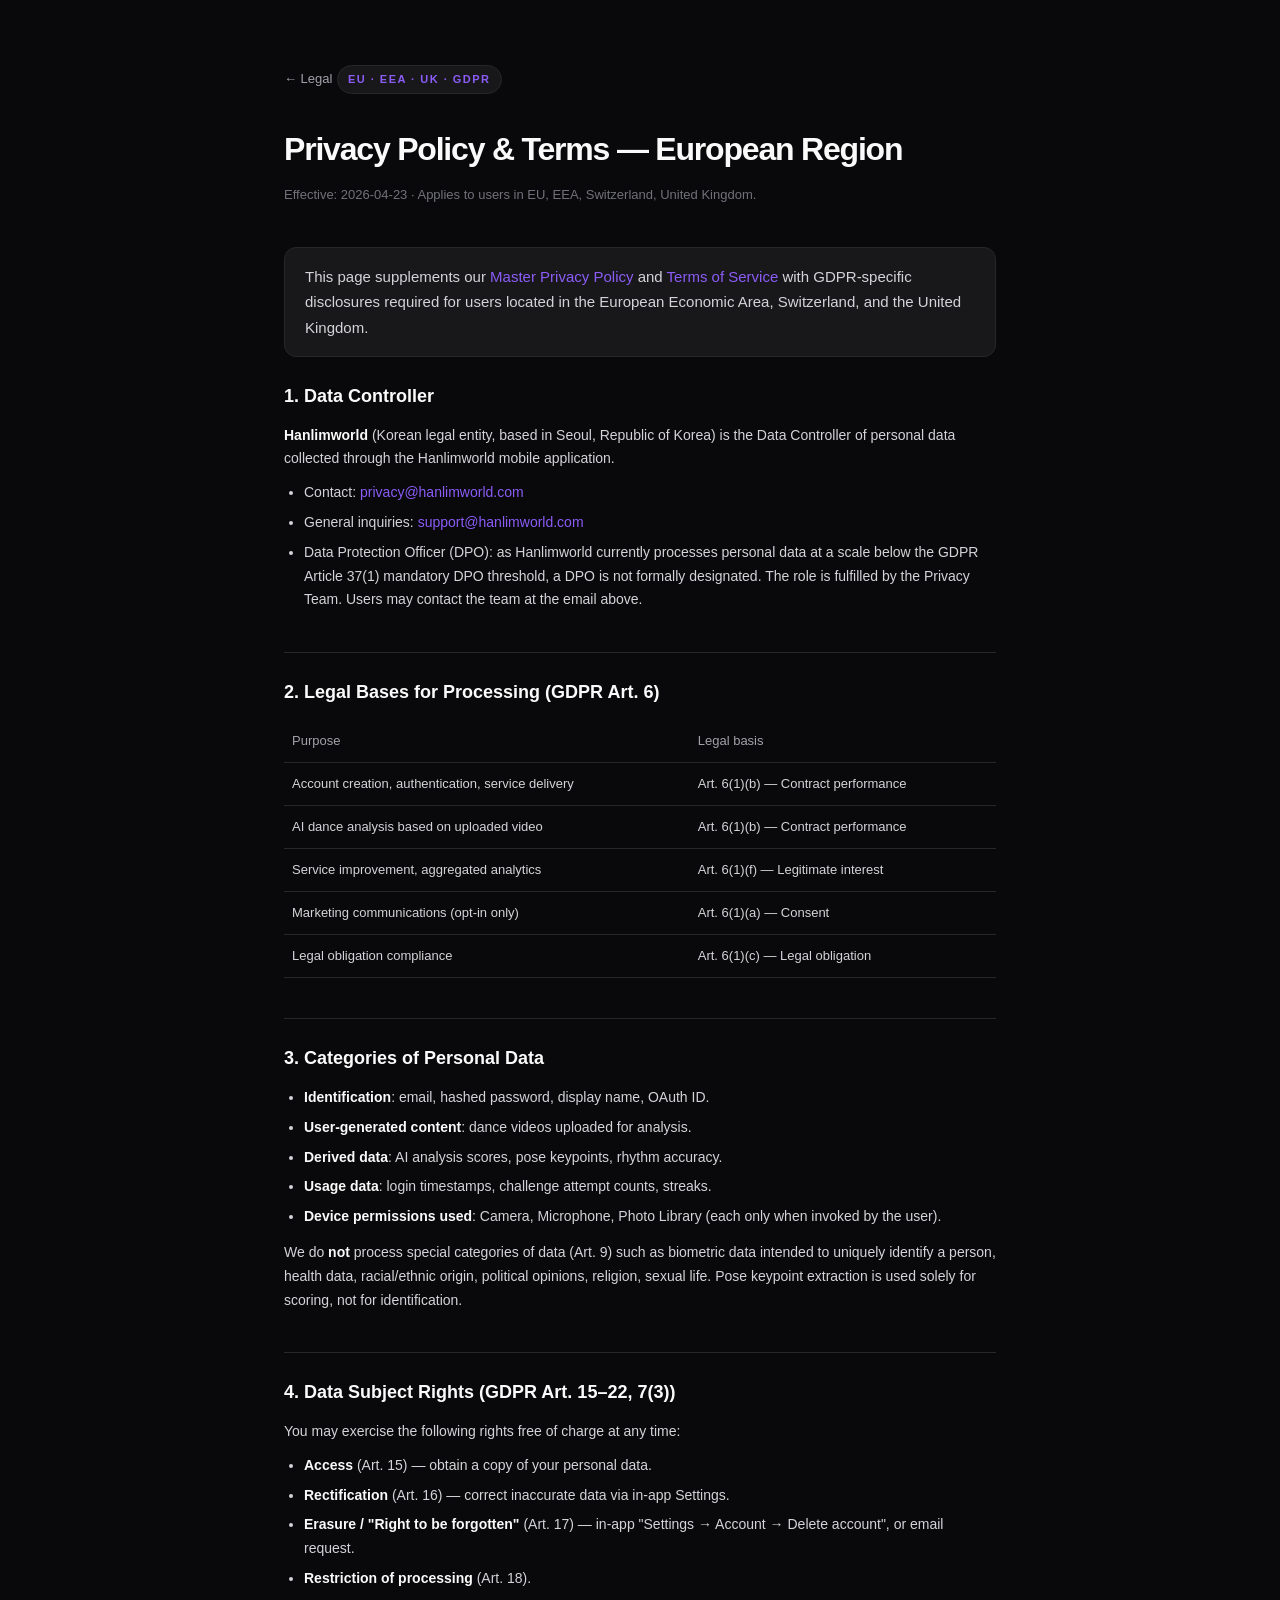
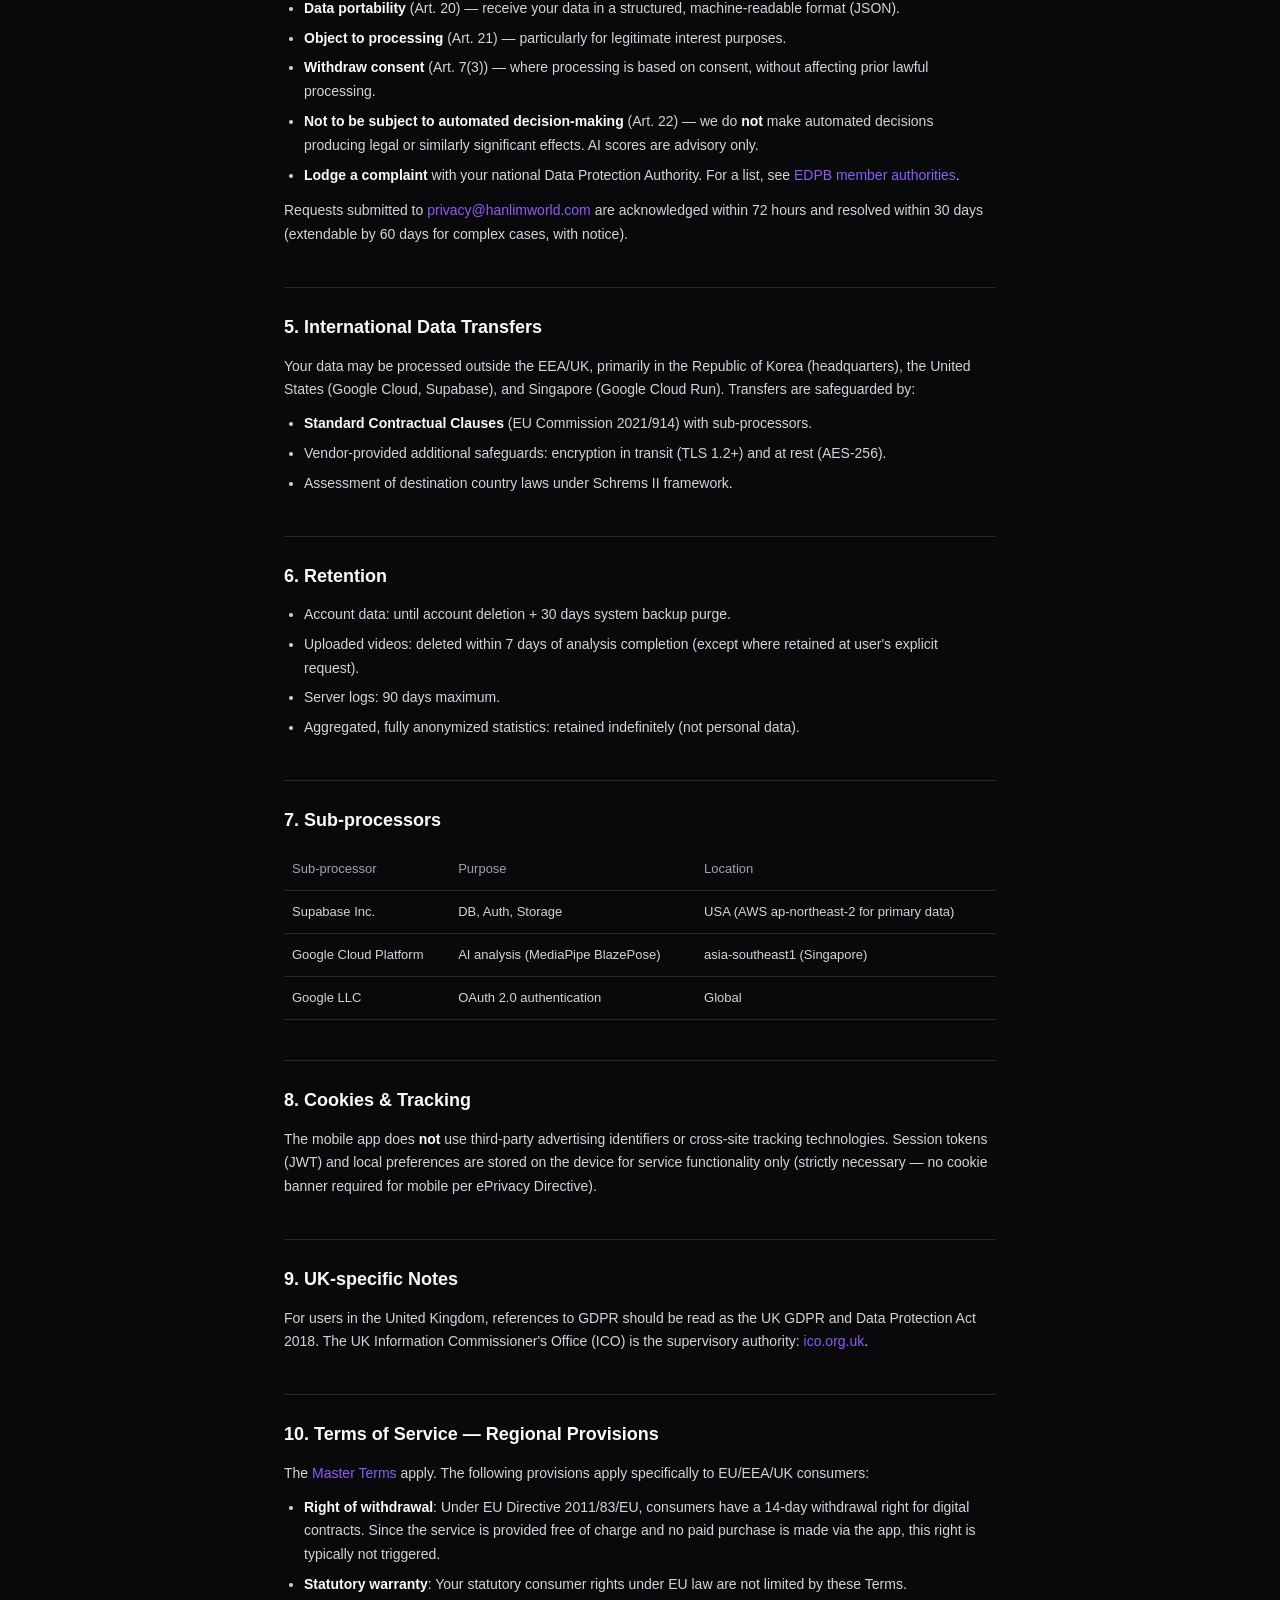
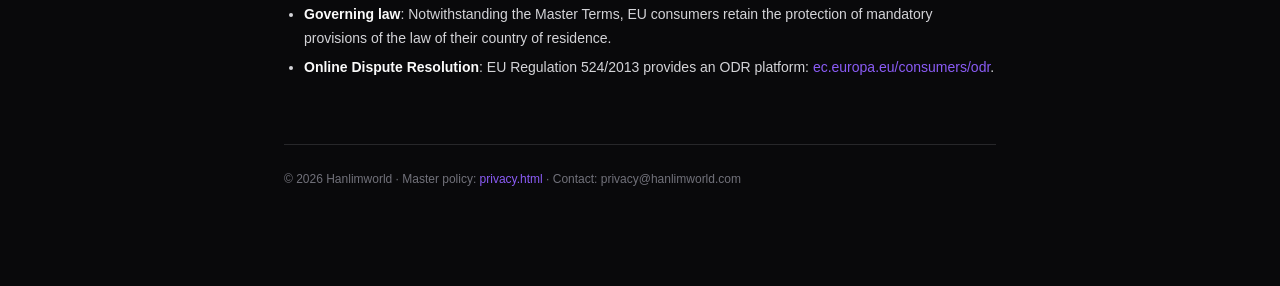
<file: regions/eu.html>
<!DOCTYPE html>
<html lang="en">
<head>
<meta charset="UTF-8">
<meta name="viewport" content="width=device-width, initial-scale=1.0">
<title>Privacy Policy & Terms (EU / EEA / UK) — Hanlimworld</title>
<link rel="stylesheet" href="../assets/legal.css">
</head>
<body>
  <div class="container">
    <a href="../" class="back">← Legal</a>
    <span class="region-tag">EU · EEA · UK · GDPR</span>
    <h1>Privacy Policy & Terms — European Region</h1>
    <p class="meta">Effective: 2026-04-23 · Applies to users in EU, EEA, Switzerland, United Kingdom.</p>

    <div class="lead">
      This page supplements our <a href="../privacy.html">Master Privacy Policy</a>
      and <a href="../terms.html">Terms of Service</a> with GDPR-specific
      disclosures required for users located in the European Economic Area,
      Switzerland, and the United Kingdom.
    </div>

    <h2>1. Data Controller</h2>
    <p>
      <strong>Hanlimworld</strong> (Korean legal entity, based in Seoul,
      Republic of Korea) is the Data Controller of personal data collected
      through the Hanlimworld mobile application.
    </p>
    <ul>
      <li>Contact: <a href="mailto:privacy@hanlimworld.com">privacy@hanlimworld.com</a></li>
      <li>General inquiries: <a href="mailto:support@hanlimworld.com">support@hanlimworld.com</a></li>
      <li>Data Protection Officer (DPO): as Hanlimworld currently processes
        personal data at a scale below the GDPR Article 37(1) mandatory DPO
        threshold, a DPO is not formally designated. The role is fulfilled by
        the Privacy Team. Users may contact the team at the email above.</li>
    </ul>

    <h2>2. Legal Bases for Processing (GDPR Art. 6)</h2>
    <table>
      <tr><th>Purpose</th><th>Legal basis</th></tr>
      <tr>
        <td>Account creation, authentication, service delivery</td>
        <td>Art. 6(1)(b) — Contract performance</td>
      </tr>
      <tr>
        <td>AI dance analysis based on uploaded video</td>
        <td>Art. 6(1)(b) — Contract performance</td>
      </tr>
      <tr>
        <td>Service improvement, aggregated analytics</td>
        <td>Art. 6(1)(f) — Legitimate interest</td>
      </tr>
      <tr>
        <td>Marketing communications (opt-in only)</td>
        <td>Art. 6(1)(a) — Consent</td>
      </tr>
      <tr>
        <td>Legal obligation compliance</td>
        <td>Art. 6(1)(c) — Legal obligation</td>
      </tr>
    </table>

    <h2>3. Categories of Personal Data</h2>
    <ul>
      <li><strong>Identification</strong>: email, hashed password, display name, OAuth ID.</li>
      <li><strong>User-generated content</strong>: dance videos uploaded for analysis.</li>
      <li><strong>Derived data</strong>: AI analysis scores, pose keypoints, rhythm accuracy.</li>
      <li><strong>Usage data</strong>: login timestamps, challenge attempt counts, streaks.</li>
      <li><strong>Device permissions used</strong>: Camera, Microphone, Photo Library (each only when invoked by the user).</li>
    </ul>
    <p>
      We do <strong>not</strong> process special categories of data (Art. 9)
      such as biometric data intended to uniquely identify a person, health
      data, racial/ethnic origin, political opinions, religion, sexual life.
      Pose keypoint extraction is used solely for scoring, not for identification.
    </p>

    <h2>4. Data Subject Rights (GDPR Art. 15–22, 7(3))</h2>
    <p>You may exercise the following rights free of charge at any time:</p>
    <ul>
      <li><strong>Access</strong> (Art. 15) — obtain a copy of your personal data.</li>
      <li><strong>Rectification</strong> (Art. 16) — correct inaccurate data via in-app Settings.</li>
      <li><strong>Erasure / "Right to be forgotten"</strong> (Art. 17) — in-app
        "Settings → Account → Delete account", or email request.</li>
      <li><strong>Restriction of processing</strong> (Art. 18).</li>
      <li><strong>Data portability</strong> (Art. 20) — receive your data in a
        structured, machine-readable format (JSON).</li>
      <li><strong>Object to processing</strong> (Art. 21) — particularly for
        legitimate interest purposes.</li>
      <li><strong>Withdraw consent</strong> (Art. 7(3)) — where processing is
        based on consent, without affecting prior lawful processing.</li>
      <li><strong>Not to be subject to automated decision-making</strong>
        (Art. 22) — we do <strong>not</strong> make automated decisions producing
        legal or similarly significant effects. AI scores are advisory only.</li>
      <li><strong>Lodge a complaint</strong> with your national Data Protection
        Authority. For a list, see
        <a href="https://edpb.europa.eu/about-edpb/about-edpb/members_en"
          target="_blank" rel="noopener">EDPB member authorities</a>.</li>
    </ul>
    <p>
      Requests submitted to <a href="mailto:privacy@hanlimworld.com">privacy@hanlimworld.com</a>
      are acknowledged within 72 hours and resolved within 30 days
      (extendable by 60 days for complex cases, with notice).
    </p>

    <h2>5. International Data Transfers</h2>
    <p>
      Your data may be processed outside the EEA/UK, primarily in the
      Republic of Korea (headquarters), the United States
      (Google Cloud, Supabase), and Singapore (Google Cloud Run).
      Transfers are safeguarded by:
    </p>
    <ul>
      <li><strong>Standard Contractual Clauses</strong> (EU Commission 2021/914) with sub-processors.</li>
      <li>Vendor-provided additional safeguards: encryption in transit (TLS 1.2+) and at rest (AES-256).</li>
      <li>Assessment of destination country laws under Schrems II framework.</li>
    </ul>

    <h2>6. Retention</h2>
    <ul>
      <li>Account data: until account deletion + 30 days system backup purge.</li>
      <li>Uploaded videos: deleted within 7 days of analysis completion (except where retained at user's explicit request).</li>
      <li>Server logs: 90 days maximum.</li>
      <li>Aggregated, fully anonymized statistics: retained indefinitely (not personal data).</li>
    </ul>

    <h2>7. Sub-processors</h2>
    <table>
      <tr><th>Sub-processor</th><th>Purpose</th><th>Location</th></tr>
      <tr><td>Supabase Inc.</td><td>DB, Auth, Storage</td><td>USA (AWS ap-northeast-2 for primary data)</td></tr>
      <tr><td>Google Cloud Platform</td><td>AI analysis (MediaPipe BlazePose)</td><td>asia-southeast1 (Singapore)</td></tr>
      <tr><td>Google LLC</td><td>OAuth 2.0 authentication</td><td>Global</td></tr>
    </table>

    <h2>8. Cookies & Tracking</h2>
    <p>
      The mobile app does <strong>not</strong> use third-party advertising
      identifiers or cross-site tracking technologies.
      Session tokens (JWT) and local preferences are stored on the device for
      service functionality only (strictly necessary — no cookie banner
      required for mobile per ePrivacy Directive).
    </p>

    <h2>9. UK-specific Notes</h2>
    <p>
      For users in the United Kingdom, references to GDPR should be read as
      the UK GDPR and Data Protection Act 2018. The UK Information
      Commissioner's Office (ICO) is the supervisory authority:
      <a href="https://ico.org.uk" target="_blank" rel="noopener">ico.org.uk</a>.
    </p>

    <h2>10. Terms of Service — Regional Provisions</h2>
    <p>
      The <a href="../terms.html">Master Terms</a> apply. The following
      provisions apply specifically to EU/EEA/UK consumers:
    </p>
    <ul>
      <li><strong>Right of withdrawal</strong>: Under EU Directive 2011/83/EU,
        consumers have a 14-day withdrawal right for digital contracts. Since
        the service is provided free of charge and no paid purchase is made
        via the app, this right is typically not triggered.</li>
      <li><strong>Statutory warranty</strong>: Your statutory consumer rights
        under EU law are not limited by these Terms.</li>
      <li><strong>Governing law</strong>: Notwithstanding the Master Terms,
        EU consumers retain the protection of mandatory provisions of the law
        of their country of residence.</li>
      <li><strong>Online Dispute Resolution</strong>: EU Regulation 524/2013
        provides an ODR platform:
        <a href="https://ec.europa.eu/consumers/odr/" target="_blank"
          rel="noopener">ec.europa.eu/consumers/odr</a>.</li>
    </ul>

    <footer>© 2026 Hanlimworld · Master policy: <a href="../privacy.html">privacy.html</a> · Contact: privacy@hanlimworld.com</footer>
  </div>
</body>
</html>
</file>
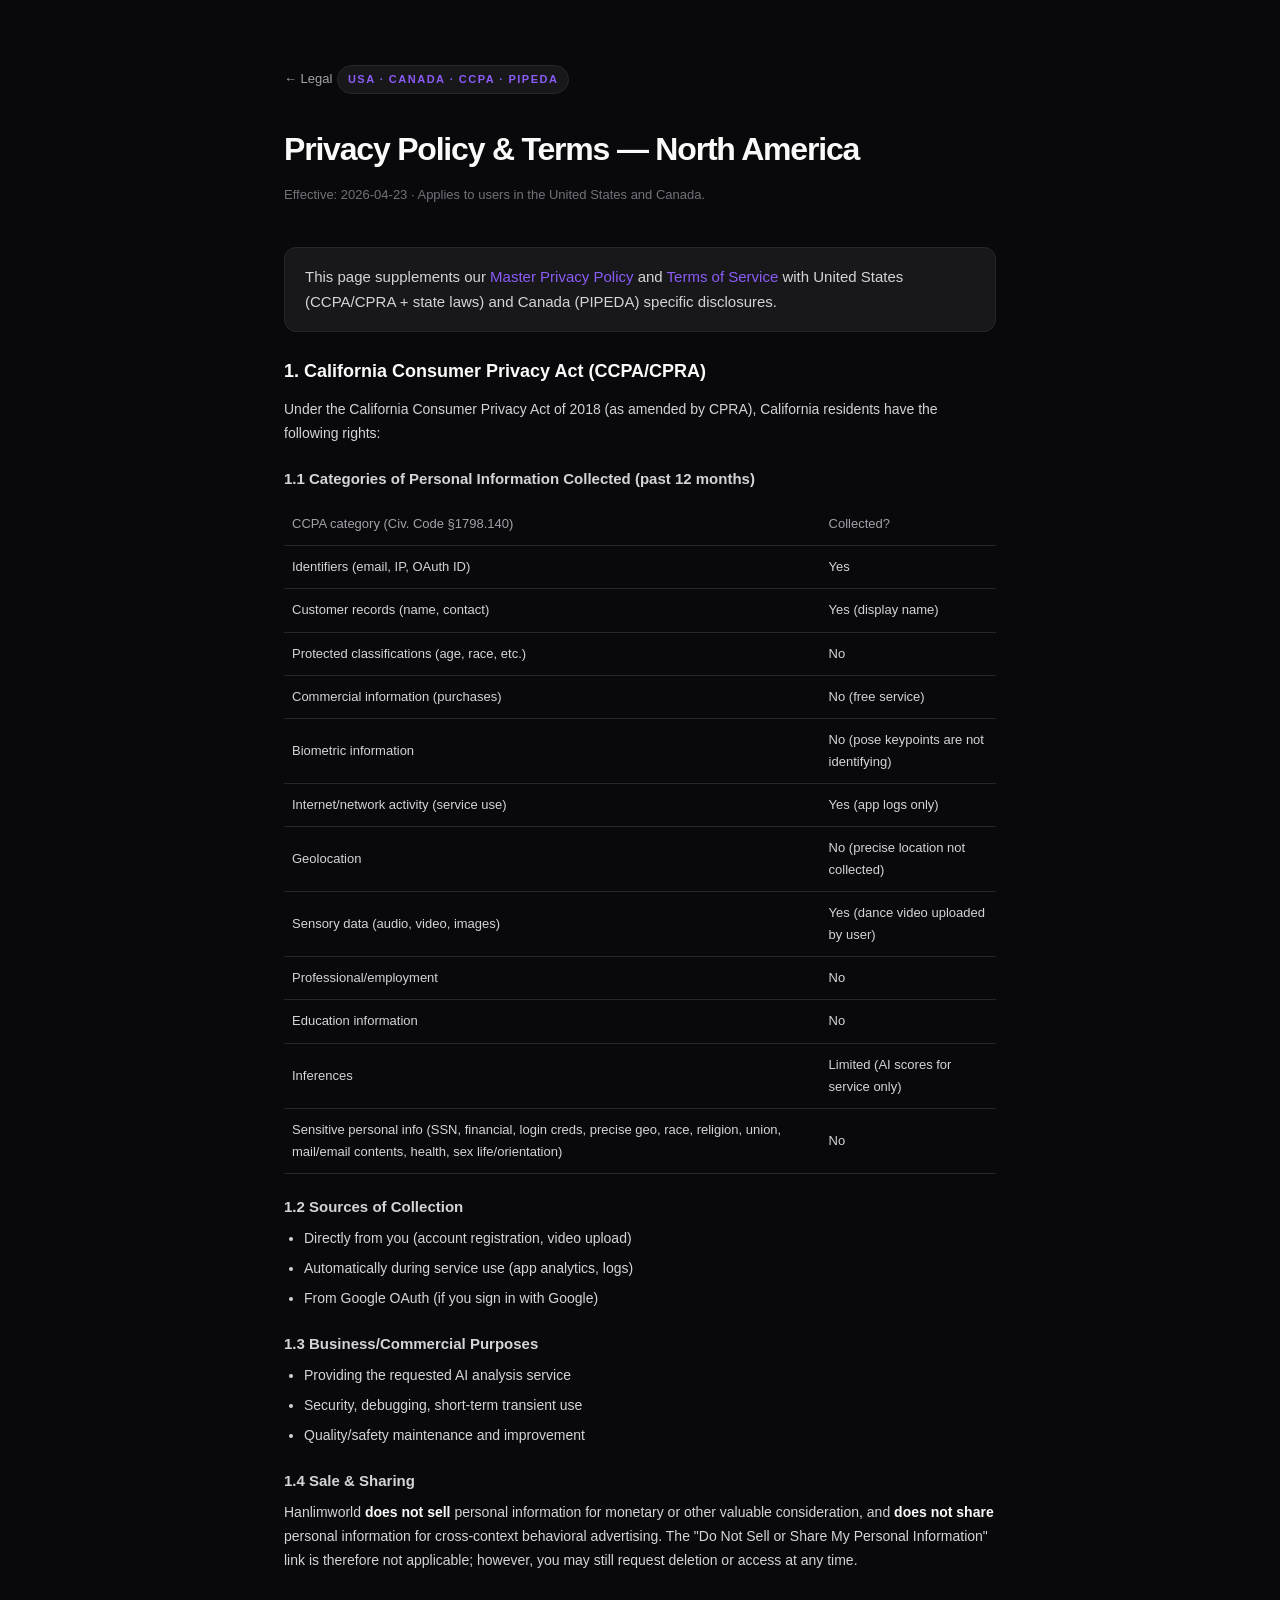
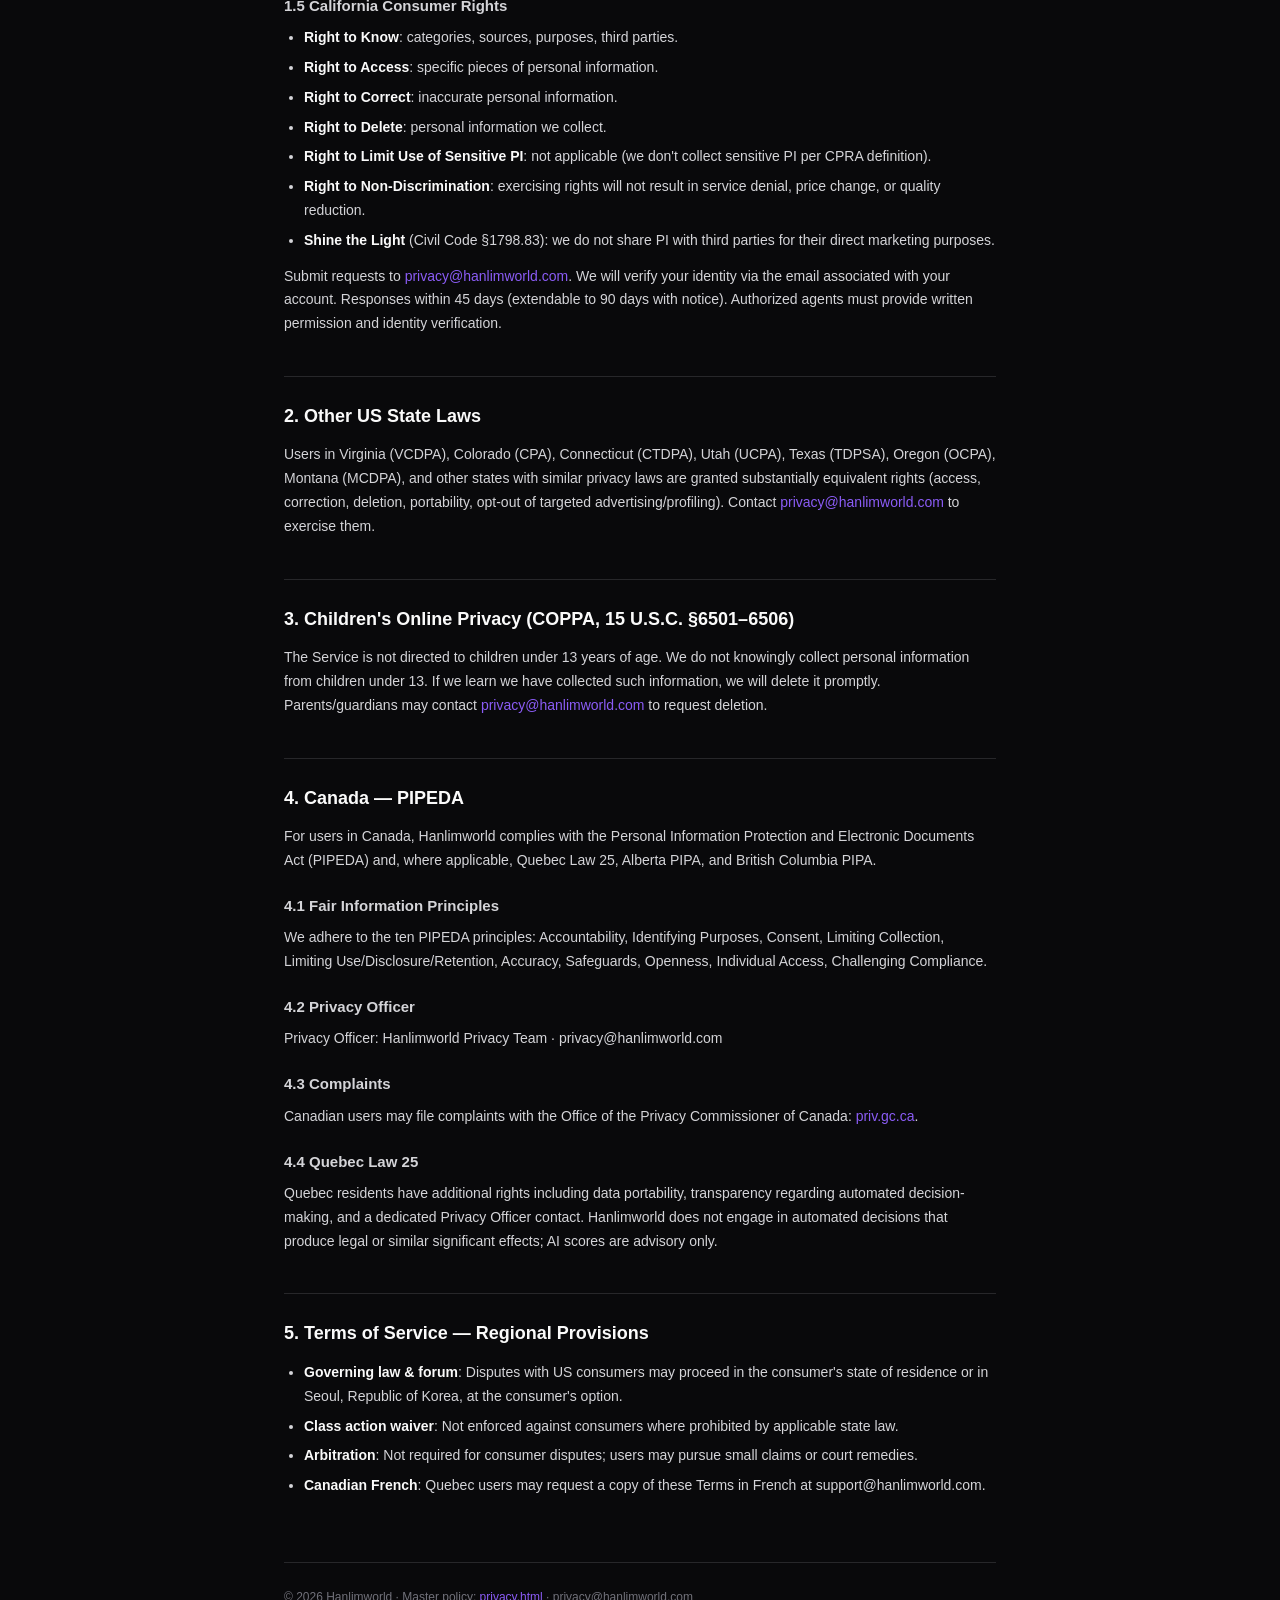
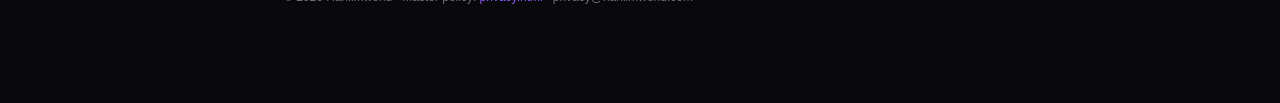
<file: regions/north-america.html>
<!DOCTYPE html>
<html lang="en">
<head>
<meta charset="UTF-8">
<meta name="viewport" content="width=device-width, initial-scale=1.0">
<title>Privacy Policy & Terms (North America) — Hanlimworld</title>
<link rel="stylesheet" href="../assets/legal.css">
</head>
<body>
  <div class="container">
    <a href="../" class="back">← Legal</a>
    <span class="region-tag">USA · CANADA · CCPA · PIPEDA</span>
    <h1>Privacy Policy & Terms — North America</h1>
    <p class="meta">Effective: 2026-04-23 · Applies to users in the United States and Canada.</p>

    <div class="lead">
      This page supplements our <a href="../privacy.html">Master Privacy Policy</a>
      and <a href="../terms.html">Terms of Service</a> with United States
      (CCPA/CPRA + state laws) and Canada (PIPEDA) specific disclosures.
    </div>

    <h2>1. California Consumer Privacy Act (CCPA/CPRA)</h2>
    <p>
      Under the California Consumer Privacy Act of 2018 (as amended by CPRA),
      California residents have the following rights:
    </p>

    <h3>1.1 Categories of Personal Information Collected (past 12 months)</h3>
    <table>
      <tr><th>CCPA category (Civ. Code §1798.140)</th><th>Collected?</th></tr>
      <tr><td>Identifiers (email, IP, OAuth ID)</td><td>Yes</td></tr>
      <tr><td>Customer records (name, contact)</td><td>Yes (display name)</td></tr>
      <tr><td>Protected classifications (age, race, etc.)</td><td>No</td></tr>
      <tr><td>Commercial information (purchases)</td><td>No (free service)</td></tr>
      <tr><td>Biometric information</td><td>No (pose keypoints are not identifying)</td></tr>
      <tr><td>Internet/network activity (service use)</td><td>Yes (app logs only)</td></tr>
      <tr><td>Geolocation</td><td>No (precise location not collected)</td></tr>
      <tr><td>Sensory data (audio, video, images)</td><td>Yes (dance video uploaded by user)</td></tr>
      <tr><td>Professional/employment</td><td>No</td></tr>
      <tr><td>Education information</td><td>No</td></tr>
      <tr><td>Inferences</td><td>Limited (AI scores for service only)</td></tr>
      <tr><td>Sensitive personal info (SSN, financial, login creds, precise geo, race, religion, union, mail/email contents, health, sex life/orientation)</td><td>No</td></tr>
    </table>

    <h3>1.2 Sources of Collection</h3>
    <ul>
      <li>Directly from you (account registration, video upload)</li>
      <li>Automatically during service use (app analytics, logs)</li>
      <li>From Google OAuth (if you sign in with Google)</li>
    </ul>

    <h3>1.3 Business/Commercial Purposes</h3>
    <ul>
      <li>Providing the requested AI analysis service</li>
      <li>Security, debugging, short-term transient use</li>
      <li>Quality/safety maintenance and improvement</li>
    </ul>

    <h3>1.4 Sale & Sharing</h3>
    <p>
      Hanlimworld <strong>does not sell</strong> personal information for
      monetary or other valuable consideration, and <strong>does not share</strong>
      personal information for cross-context behavioral advertising.
      The "Do Not Sell or Share My Personal Information" link is therefore
      not applicable; however, you may still request deletion or access at any time.
    </p>

    <h3>1.5 California Consumer Rights</h3>
    <ul>
      <li><strong>Right to Know</strong>: categories, sources, purposes, third parties.</li>
      <li><strong>Right to Access</strong>: specific pieces of personal information.</li>
      <li><strong>Right to Correct</strong>: inaccurate personal information.</li>
      <li><strong>Right to Delete</strong>: personal information we collect.</li>
      <li><strong>Right to Limit Use of Sensitive PI</strong>: not applicable (we don't collect sensitive PI per CPRA definition).</li>
      <li><strong>Right to Non-Discrimination</strong>: exercising rights will not result in service denial, price change, or quality reduction.</li>
      <li><strong>Shine the Light</strong> (Civil Code §1798.83): we do not share PI with third parties for their direct marketing purposes.</li>
    </ul>
    <p>
      Submit requests to
      <a href="mailto:privacy@hanlimworld.com">privacy@hanlimworld.com</a>.
      We will verify your identity via the email associated with your account.
      Responses within 45 days (extendable to 90 days with notice).
      Authorized agents must provide written permission and identity verification.
    </p>

    <h2>2. Other US State Laws</h2>
    <p>
      Users in Virginia (VCDPA), Colorado (CPA), Connecticut (CTDPA), Utah
      (UCPA), Texas (TDPSA), Oregon (OCPA), Montana (MCDPA), and other states
      with similar privacy laws are granted substantially equivalent rights
      (access, correction, deletion, portability, opt-out of targeted
      advertising/profiling). Contact
      <a href="mailto:privacy@hanlimworld.com">privacy@hanlimworld.com</a>
      to exercise them.
    </p>

    <h2>3. Children's Online Privacy (COPPA, 15 U.S.C. §6501–6506)</h2>
    <p>
      The Service is not directed to children under 13 years of age. We do
      not knowingly collect personal information from children under 13.
      If we learn we have collected such information, we will delete it
      promptly. Parents/guardians may contact
      <a href="mailto:privacy@hanlimworld.com">privacy@hanlimworld.com</a>
      to request deletion.
    </p>

    <h2>4. Canada — PIPEDA</h2>
    <p>
      For users in Canada, Hanlimworld complies with the Personal Information
      Protection and Electronic Documents Act (PIPEDA) and, where applicable,
      Quebec Law 25, Alberta PIPA, and British Columbia PIPA.
    </p>
    <h3>4.1 Fair Information Principles</h3>
    <p>We adhere to the ten PIPEDA principles: Accountability, Identifying
      Purposes, Consent, Limiting Collection, Limiting Use/Disclosure/Retention,
      Accuracy, Safeguards, Openness, Individual Access, Challenging Compliance.</p>
    <h3>4.2 Privacy Officer</h3>
    <p>Privacy Officer: Hanlimworld Privacy Team · privacy@hanlimworld.com</p>
    <h3>4.3 Complaints</h3>
    <p>
      Canadian users may file complaints with the Office of the Privacy
      Commissioner of Canada:
      <a href="https://www.priv.gc.ca" target="_blank" rel="noopener">priv.gc.ca</a>.
    </p>
    <h3>4.4 Quebec Law 25</h3>
    <p>
      Quebec residents have additional rights including data portability,
      transparency regarding automated decision-making, and a dedicated Privacy
      Officer contact. Hanlimworld does not engage in automated decisions that
      produce legal or similar significant effects; AI scores are advisory only.
    </p>

    <h2>5. Terms of Service — Regional Provisions</h2>
    <ul>
      <li><strong>Governing law & forum</strong>: Disputes with US consumers may
        proceed in the consumer's state of residence or in Seoul, Republic of
        Korea, at the consumer's option.</li>
      <li><strong>Class action waiver</strong>: Not enforced against consumers
        where prohibited by applicable state law.</li>
      <li><strong>Arbitration</strong>: Not required for consumer disputes;
        users may pursue small claims or court remedies.</li>
      <li><strong>Canadian French</strong>: Quebec users may request a copy of
        these Terms in French at support@hanlimworld.com.</li>
    </ul>

    <footer>© 2026 Hanlimworld · Master policy: <a href="../privacy.html">privacy.html</a> · privacy@hanlimworld.com</footer>
  </div>
</body>
</html>
</file>
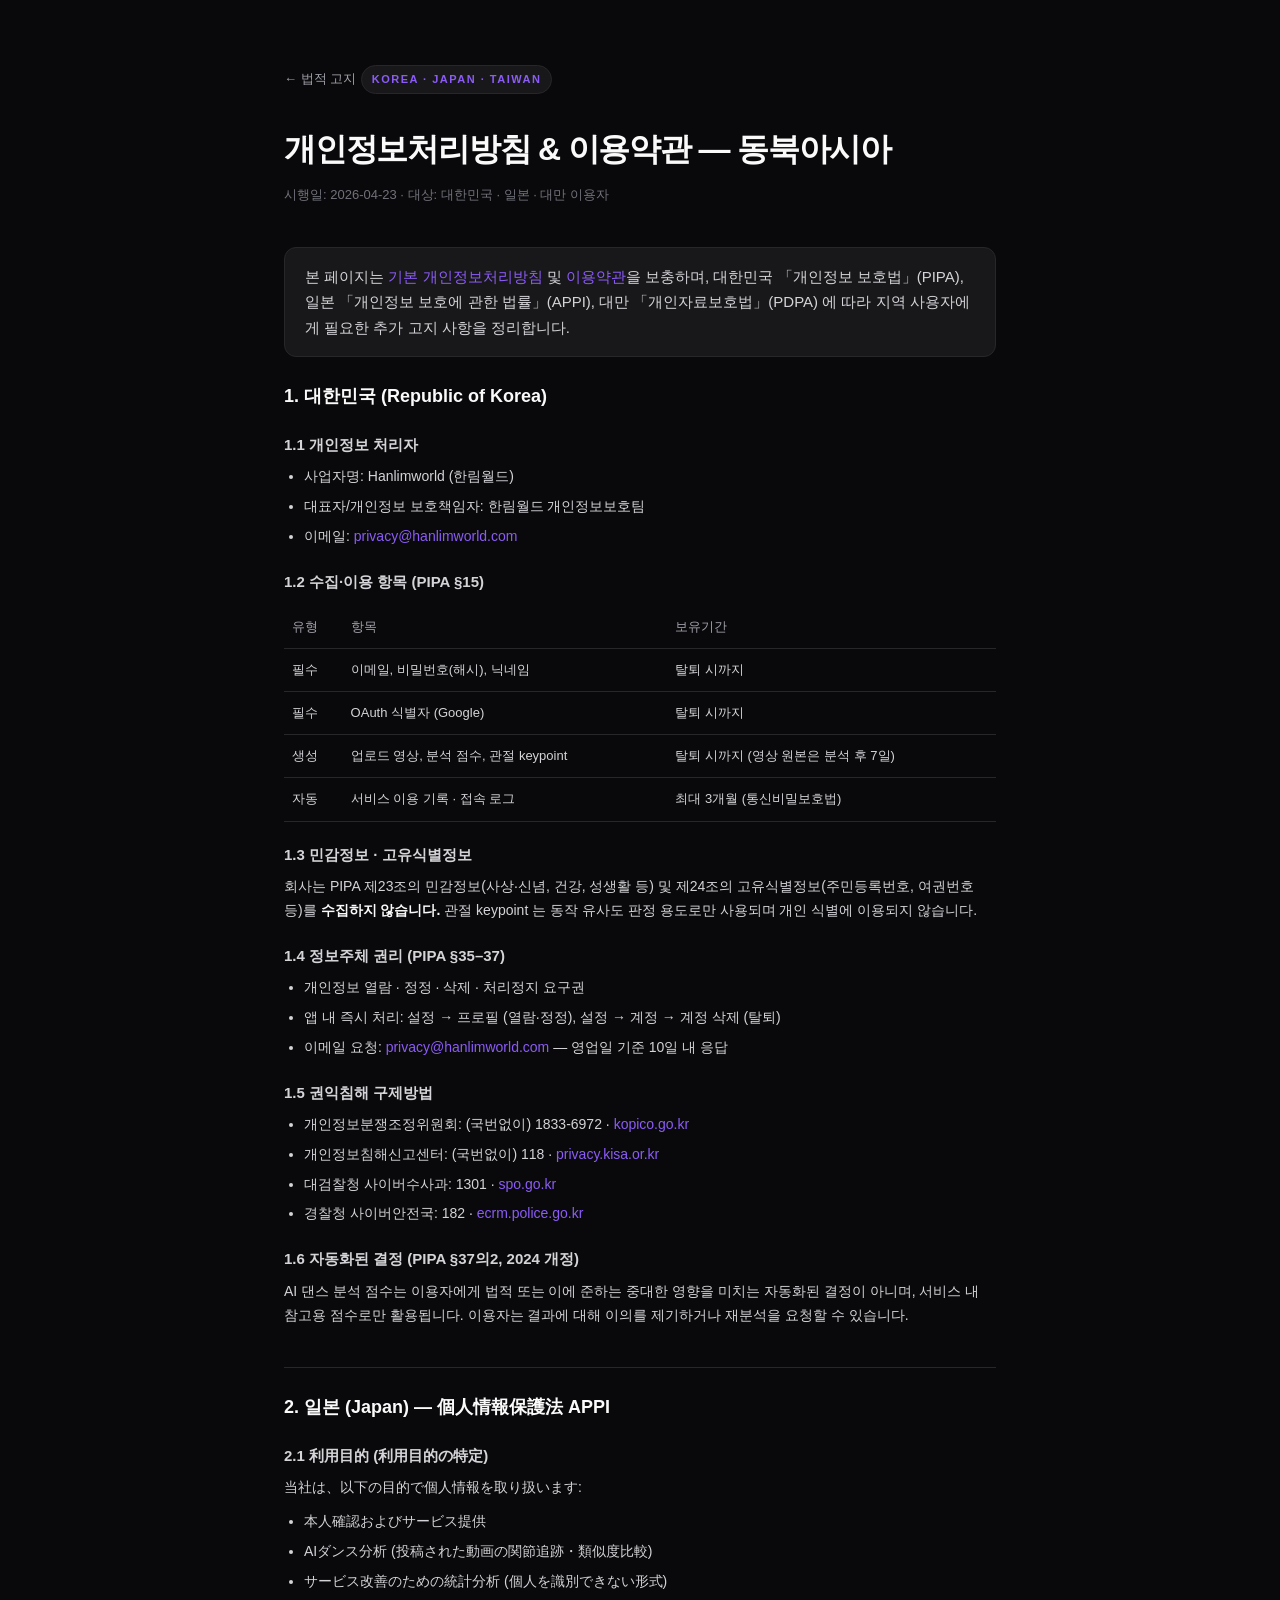
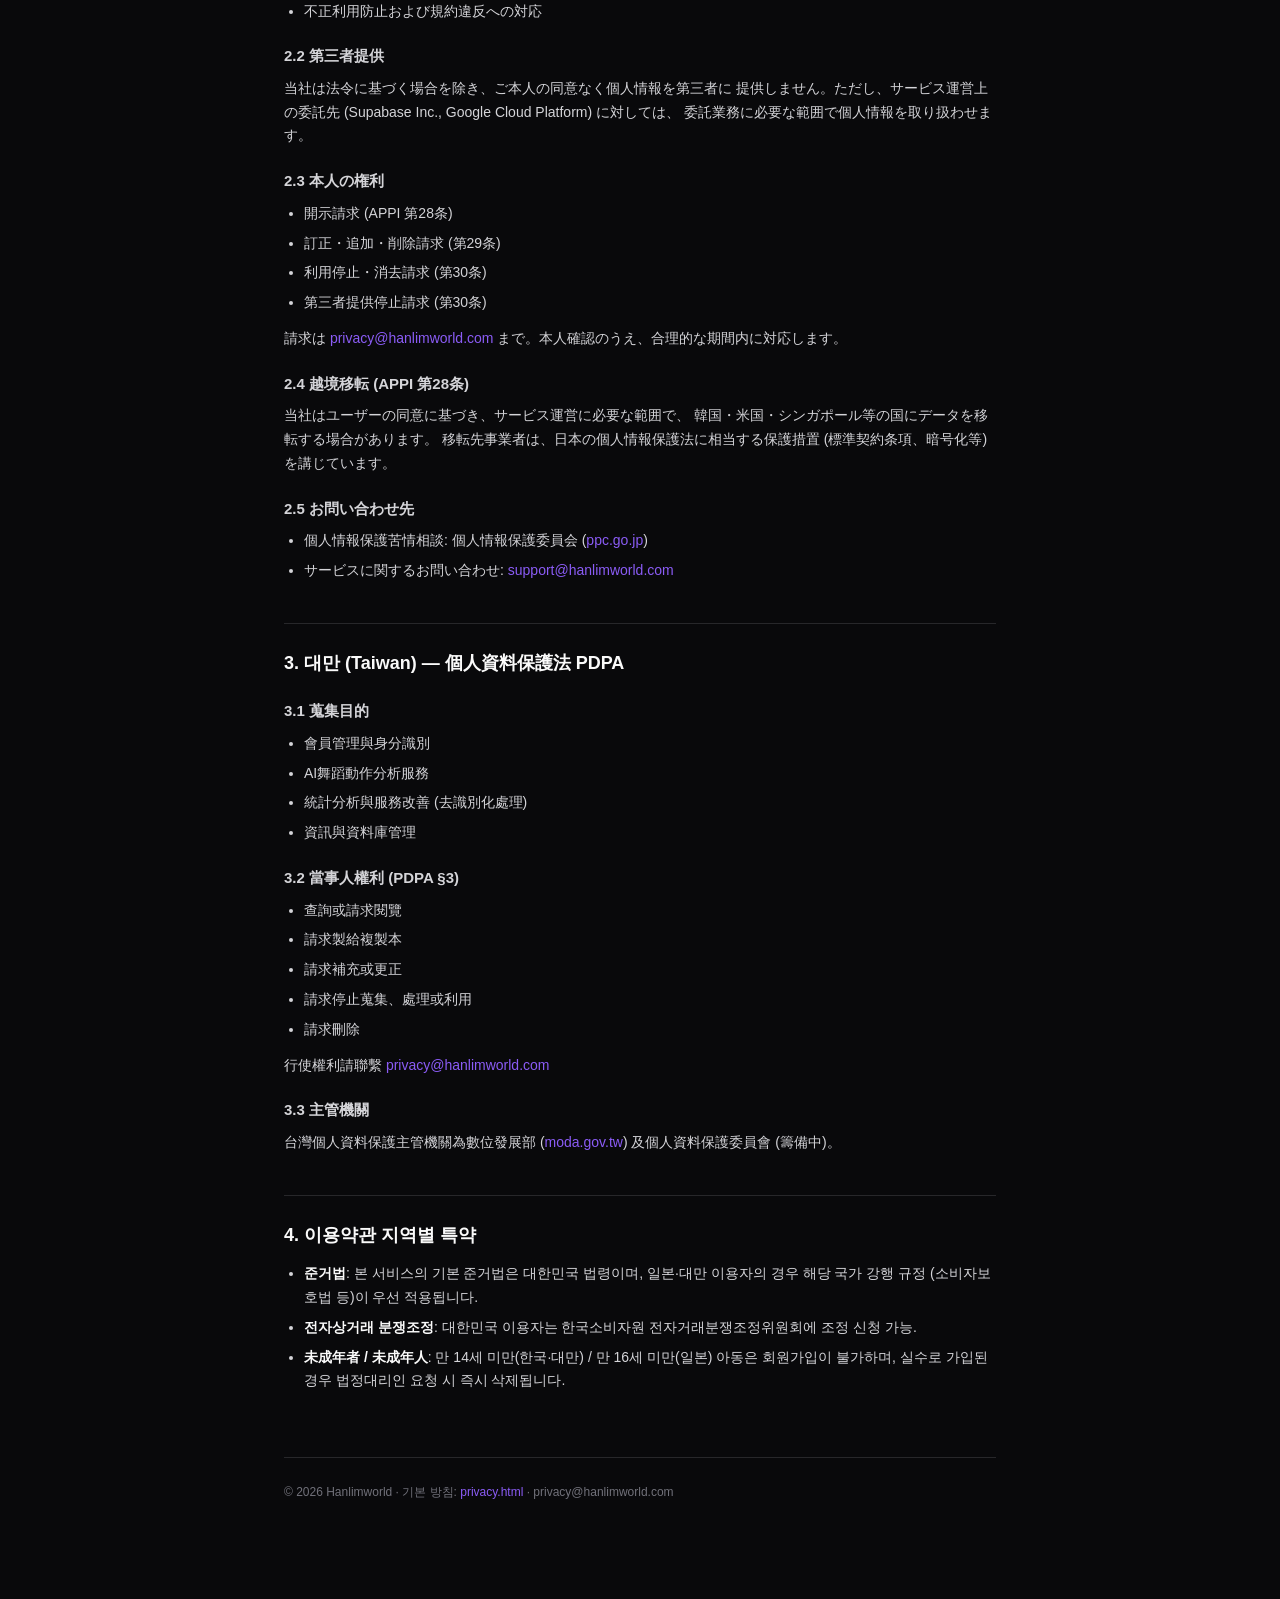
<file: regions/northeast-asia.html>
<!DOCTYPE html>
<html lang="ko">
<head>
<meta charset="UTF-8">
<meta name="viewport" content="width=device-width, initial-scale=1.0">
<title>개인정보처리방침 & 이용약관 (동북아시아) — 한림월드</title>
<link rel="stylesheet" href="../assets/legal.css">
</head>
<body>
  <div class="container">
    <a href="../" class="back">← 법적 고지</a>
    <span class="region-tag">KOREA · JAPAN · TAIWAN</span>
    <h1>개인정보처리방침 & 이용약관 — 동북아시아</h1>
    <p class="meta">시행일: 2026-04-23 · 대상: 대한민국 · 일본 · 대만 이용자</p>

    <div class="lead">
      본 페이지는 <a href="../privacy.html">기본 개인정보처리방침</a> 및
      <a href="../terms.html">이용약관</a>을 보충하며, 대한민국
      「개인정보 보호법」(PIPA), 일본 「개인정보 보호에 관한 법률」(APPI),
      대만 「개인자료보호법」(PDPA) 에 따라 지역 사용자에게 필요한 추가
      고지 사항을 정리합니다.
    </div>

    <h2>1. 대한민국 (Republic of Korea)</h2>

    <h3>1.1 개인정보 처리자</h3>
    <ul>
      <li>사업자명: Hanlimworld (한림월드)</li>
      <li>대표자/개인정보 보호책임자: 한림월드 개인정보보호팀</li>
      <li>이메일: <a href="mailto:privacy@hanlimworld.com">privacy@hanlimworld.com</a></li>
    </ul>

    <h3>1.2 수집·이용 항목 (PIPA §15)</h3>
    <table>
      <tr><th>유형</th><th>항목</th><th>보유기간</th></tr>
      <tr><td>필수</td><td>이메일, 비밀번호(해시), 닉네임</td><td>탈퇴 시까지</td></tr>
      <tr><td>필수</td><td>OAuth 식별자 (Google)</td><td>탈퇴 시까지</td></tr>
      <tr><td>생성</td><td>업로드 영상, 분석 점수, 관절 keypoint</td><td>탈퇴 시까지 (영상 원본은 분석 후 7일)</td></tr>
      <tr><td>자동</td><td>서비스 이용 기록 · 접속 로그</td><td>최대 3개월 (통신비밀보호법)</td></tr>
    </table>

    <h3>1.3 민감정보 · 고유식별정보</h3>
    <p>
      회사는 PIPA 제23조의 민감정보(사상·신념, 건강, 성생활 등) 및 제24조의
      고유식별정보(주민등록번호, 여권번호 등)를 <strong>수집하지 않습니다.</strong>
      관절 keypoint 는 동작 유사도 판정 용도로만 사용되며 개인 식별에 이용되지 않습니다.
    </p>

    <h3>1.4 정보주체 권리 (PIPA §35–37)</h3>
    <ul>
      <li>개인정보 열람 · 정정 · 삭제 · 처리정지 요구권</li>
      <li>앱 내 즉시 처리: 설정 → 프로필 (열람·정정), 설정 → 계정 → 계정 삭제 (탈퇴)</li>
      <li>이메일 요청: <a href="mailto:privacy@hanlimworld.com">privacy@hanlimworld.com</a> — 영업일 기준 10일 내 응답</li>
    </ul>

    <h3>1.5 권익침해 구제방법</h3>
    <ul>
      <li>개인정보분쟁조정위원회: (국번없이) 1833-6972 · <a href="https://www.kopico.go.kr" target="_blank" rel="noopener">kopico.go.kr</a></li>
      <li>개인정보침해신고센터: (국번없이) 118 · <a href="https://privacy.kisa.or.kr" target="_blank" rel="noopener">privacy.kisa.or.kr</a></li>
      <li>대검찰청 사이버수사과: 1301 · <a href="https://www.spo.go.kr" target="_blank" rel="noopener">spo.go.kr</a></li>
      <li>경찰청 사이버안전국: 182 · <a href="https://ecrm.police.go.kr" target="_blank" rel="noopener">ecrm.police.go.kr</a></li>
    </ul>

    <h3>1.6 자동화된 결정 (PIPA §37의2, 2024 개정)</h3>
    <p>
      AI 댄스 분석 점수는 이용자에게 법적 또는 이에 준하는 중대한 영향을
      미치는 자동화된 결정이 아니며, 서비스 내 참고용 점수로만 활용됩니다.
      이용자는 결과에 대해 이의를 제기하거나 재분석을 요청할 수 있습니다.
    </p>

    <h2>2. 일본 (Japan) — 個人情報保護法 APPI</h2>

    <h3>2.1 利用目的 (利用目的の特定)</h3>
    <p>
      当社は、以下の目的で個人情報を取り扱います:
    </p>
    <ul>
      <li>本人確認およびサービス提供</li>
      <li>AIダンス分析 (投稿された動画の関節追跡・類似度比較)</li>
      <li>サービス改善のための統計分析 (個人を識別できない形式)</li>
      <li>不正利用防止および規約違反への対応</li>
    </ul>

    <h3>2.2 第三者提供</h3>
    <p>
      当社は法令に基づく場合を除き、ご本人の同意なく個人情報を第三者に
      提供しません。ただし、サービス運営上の委託先
      (Supabase Inc., Google Cloud Platform) に対しては、
      委託業務に必要な範囲で個人情報を取り扱わせます。
    </p>

    <h3>2.3 本人の権利</h3>
    <ul>
      <li>開示請求 (APPI 第28条)</li>
      <li>訂正・追加・削除請求 (第29条)</li>
      <li>利用停止・消去請求 (第30条)</li>
      <li>第三者提供停止請求 (第30条)</li>
    </ul>
    <p>
      請求は <a href="mailto:privacy@hanlimworld.com">privacy@hanlimworld.com</a>
      まで。本人確認のうえ、合理的な期間内に対応します。
    </p>

    <h3>2.4 越境移転 (APPI 第28条)</h3>
    <p>
      当社はユーザーの同意に基づき、サービス運営に必要な範囲で、
      韓国・米国・シンガポール等の国にデータを移転する場合があります。
      移転先事業者は、日本の個人情報保護法に相当する保護措置
      (標準契約条項、暗号化等) を講じています。
    </p>

    <h3>2.5 お問い合わせ先</h3>
    <ul>
      <li>個人情報保護苦情相談: 個人情報保護委員会 (<a href="https://www.ppc.go.jp" target="_blank" rel="noopener">ppc.go.jp</a>)</li>
      <li>サービスに関するお問い合わせ: <a href="mailto:support@hanlimworld.com">support@hanlimworld.com</a></li>
    </ul>

    <h2>3. 대만 (Taiwan) — 個人資料保護法 PDPA</h2>

    <h3>3.1 蒐集目的</h3>
    <ul>
      <li>會員管理與身分識別</li>
      <li>AI舞蹈動作分析服務</li>
      <li>統計分析與服務改善 (去識別化處理)</li>
      <li>資訊與資料庫管理</li>
    </ul>

    <h3>3.2 當事人權利 (PDPA §3)</h3>
    <ul>
      <li>查詢或請求閱覽</li>
      <li>請求製給複製本</li>
      <li>請求補充或更正</li>
      <li>請求停止蒐集、處理或利用</li>
      <li>請求刪除</li>
    </ul>
    <p>
      行使權利請聯繫
      <a href="mailto:privacy@hanlimworld.com">privacy@hanlimworld.com</a>
    </p>

    <h3>3.3 主管機關</h3>
    <p>
      台灣個人資料保護主管機關為數位發展部
      (<a href="https://moda.gov.tw" target="_blank" rel="noopener">moda.gov.tw</a>)
      及個人資料保護委員會 (籌備中)。
    </p>

    <h2>4. 이용약관 지역별 특약</h2>
    <ul>
      <li><strong>준거법</strong>: 본 서비스의 기본 준거법은 대한민국 법령이며,
        일본·대만 이용자의 경우 해당 국가 강행 규정 (소비자보호법 등)이
        우선 적용됩니다.</li>
      <li><strong>전자상거래 분쟁조정</strong>: 대한민국 이용자는 한국소비자원
        전자거래분쟁조정위원회에 조정 신청 가능.</li>
      <li><strong>未成年者 / 未成年人</strong>: 만 14세 미만(한국·대만) / 만 16세 미만(일본)
        아동은 회원가입이 불가하며, 실수로 가입된 경우 법정대리인 요청 시 즉시 삭제됩니다.</li>
    </ul>

    <footer>© 2026 Hanlimworld · 기본 방침: <a href="../privacy.html">privacy.html</a> · privacy@hanlimworld.com</footer>
  </div>
</body>
</html>
</file>
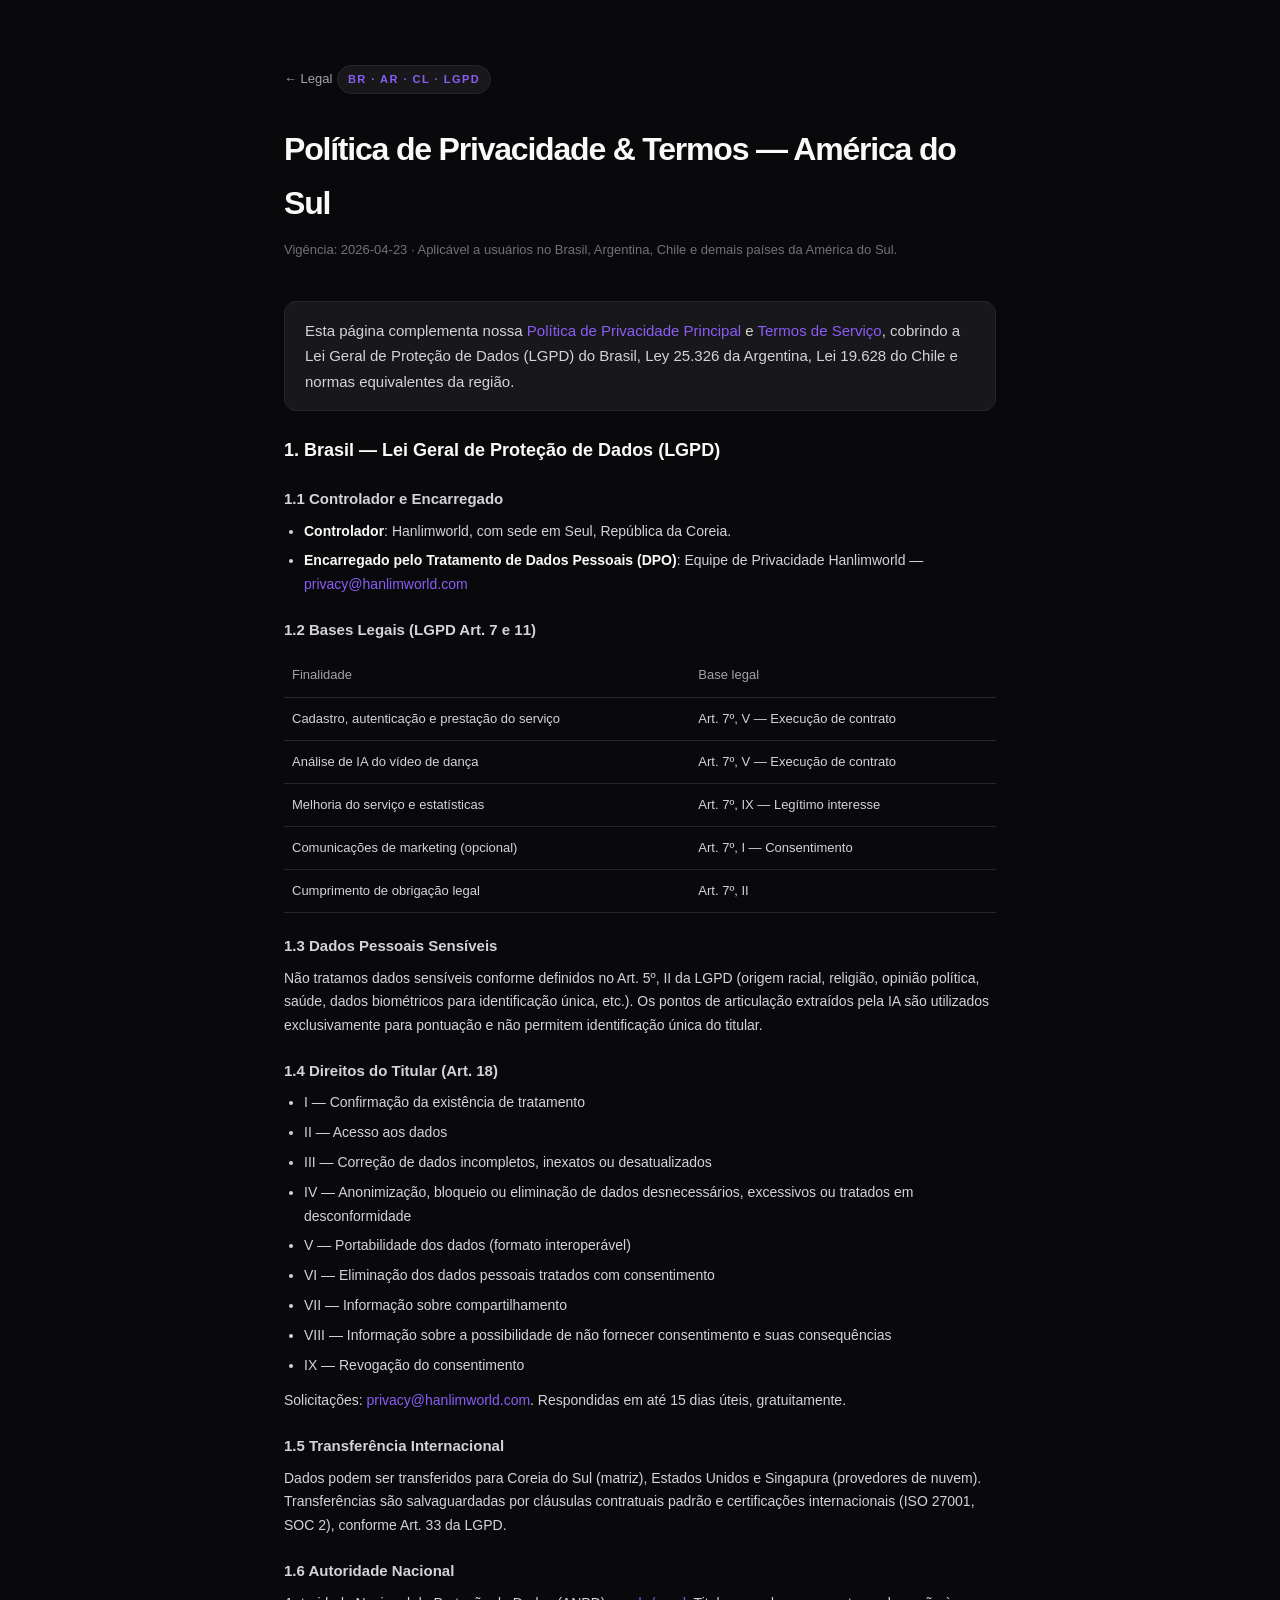
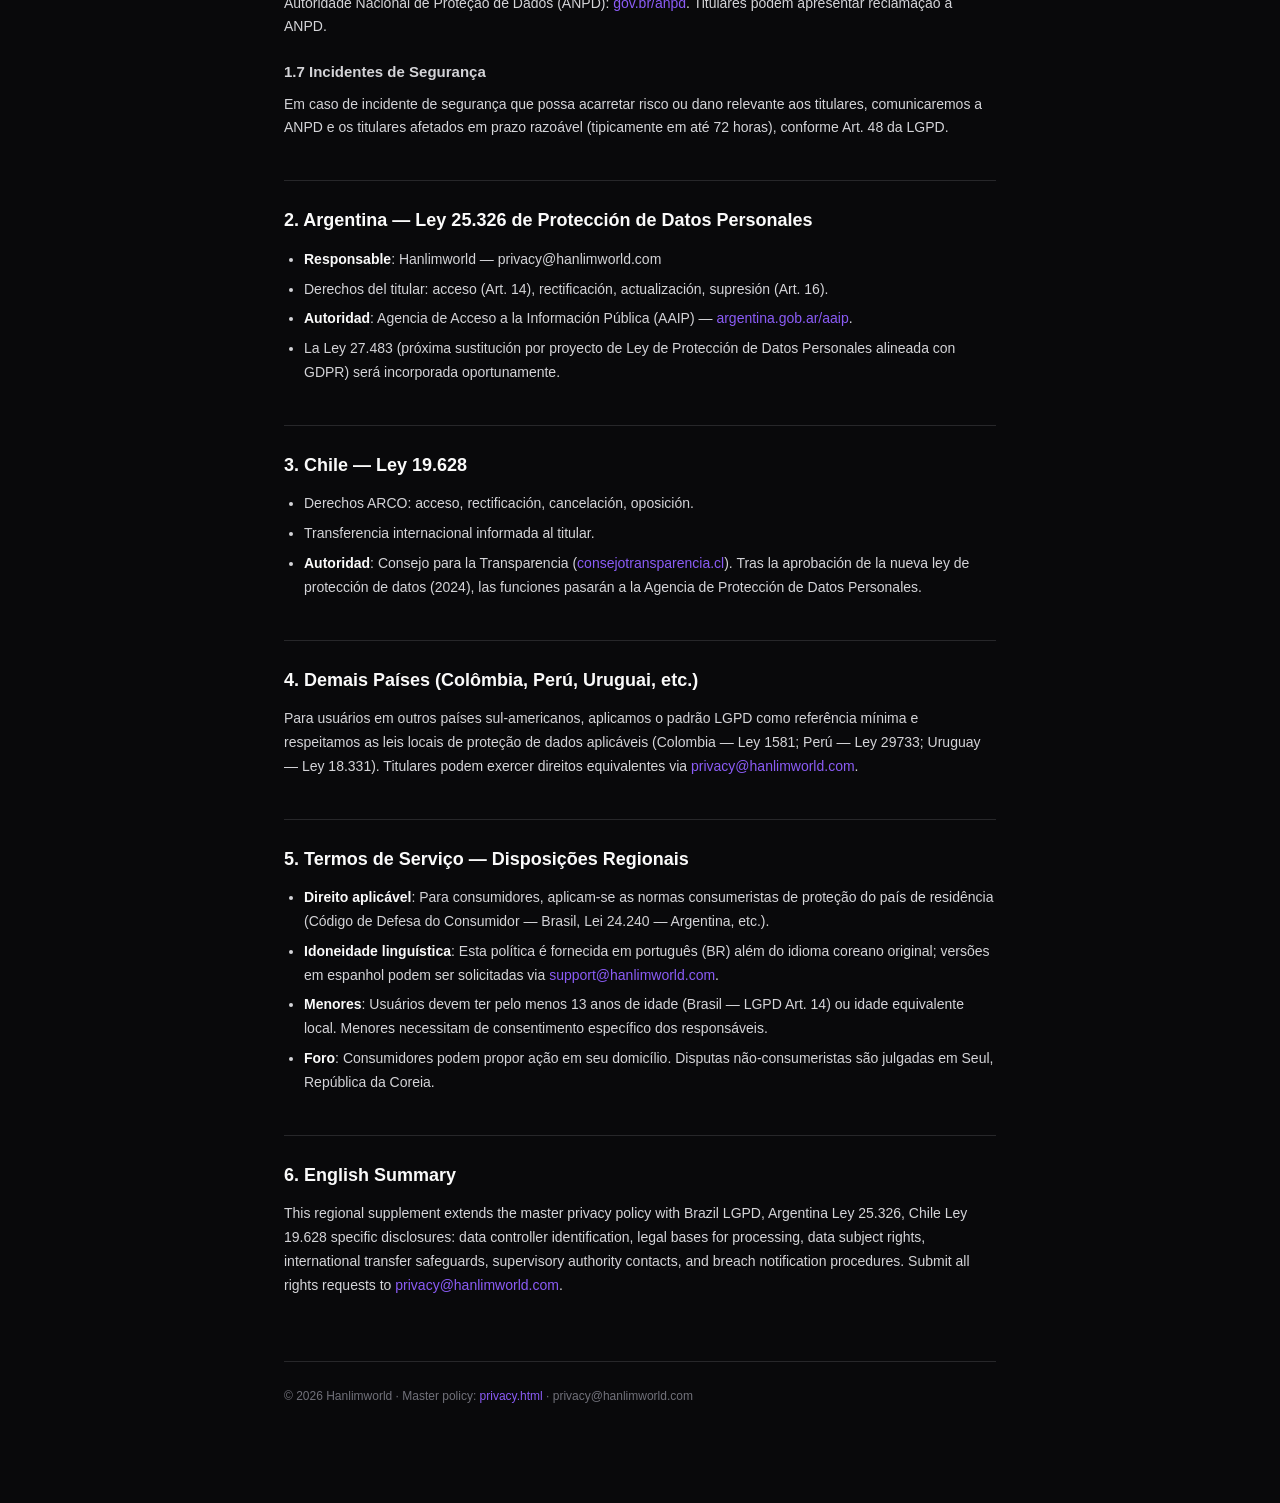
<file: regions/south-america.html>
<!DOCTYPE html>
<html lang="pt-BR">
<head>
<meta charset="UTF-8">
<meta name="viewport" content="width=device-width, initial-scale=1.0">
<title>Política de Privacidade & Termos (América do Sul) — Hanlimworld</title>
<link rel="stylesheet" href="../assets/legal.css">
</head>
<body>
  <div class="container">
    <a href="../" class="back">← Legal</a>
    <span class="region-tag">BR · AR · CL · LGPD</span>
    <h1>Política de Privacidade & Termos — América do Sul</h1>
    <p class="meta">Vigência: 2026-04-23 · Aplicável a usuários no Brasil, Argentina, Chile e demais países da América do Sul.</p>

    <div class="lead">
      Esta página complementa nossa <a href="../privacy.html">Política de Privacidade Principal</a>
      e <a href="../terms.html">Termos de Serviço</a>, cobrindo a Lei Geral de
      Proteção de Dados (LGPD) do Brasil, Ley 25.326 da Argentina, Lei 19.628
      do Chile e normas equivalentes da região.
    </div>

    <h2>1. Brasil — Lei Geral de Proteção de Dados (LGPD)</h2>

    <h3>1.1 Controlador e Encarregado</h3>
    <ul>
      <li><strong>Controlador</strong>: Hanlimworld, com sede em Seul, República da Coreia.</li>
      <li><strong>Encarregado pelo Tratamento de Dados Pessoais (DPO)</strong>:
        Equipe de Privacidade Hanlimworld — <a href="mailto:privacy@hanlimworld.com">privacy@hanlimworld.com</a></li>
    </ul>

    <h3>1.2 Bases Legais (LGPD Art. 7 e 11)</h3>
    <table>
      <tr><th>Finalidade</th><th>Base legal</th></tr>
      <tr><td>Cadastro, autenticação e prestação do serviço</td><td>Art. 7º, V — Execução de contrato</td></tr>
      <tr><td>Análise de IA do vídeo de dança</td><td>Art. 7º, V — Execução de contrato</td></tr>
      <tr><td>Melhoria do serviço e estatísticas</td><td>Art. 7º, IX — Legítimo interesse</td></tr>
      <tr><td>Comunicações de marketing (opcional)</td><td>Art. 7º, I — Consentimento</td></tr>
      <tr><td>Cumprimento de obrigação legal</td><td>Art. 7º, II</td></tr>
    </table>

    <h3>1.3 Dados Pessoais Sensíveis</h3>
    <p>
      Não tratamos dados sensíveis conforme definidos no Art. 5º, II da LGPD
      (origem racial, religião, opinião política, saúde, dados biométricos
      para identificação única, etc.). Os pontos de articulação extraídos
      pela IA são utilizados exclusivamente para pontuação e não permitem
      identificação única do titular.
    </p>

    <h3>1.4 Direitos do Titular (Art. 18)</h3>
    <ul>
      <li>I — Confirmação da existência de tratamento</li>
      <li>II — Acesso aos dados</li>
      <li>III — Correção de dados incompletos, inexatos ou desatualizados</li>
      <li>IV — Anonimização, bloqueio ou eliminação de dados desnecessários, excessivos ou tratados em desconformidade</li>
      <li>V — Portabilidade dos dados (formato interoperável)</li>
      <li>VI — Eliminação dos dados pessoais tratados com consentimento</li>
      <li>VII — Informação sobre compartilhamento</li>
      <li>VIII — Informação sobre a possibilidade de não fornecer consentimento e suas consequências</li>
      <li>IX — Revogação do consentimento</li>
    </ul>
    <p>
      Solicitações: <a href="mailto:privacy@hanlimworld.com">privacy@hanlimworld.com</a>.
      Respondidas em até 15 dias úteis, gratuitamente.
    </p>

    <h3>1.5 Transferência Internacional</h3>
    <p>
      Dados podem ser transferidos para Coreia do Sul (matriz), Estados
      Unidos e Singapura (provedores de nuvem). Transferências são
      salvaguardadas por cláusulas contratuais padrão e certificações
      internacionais (ISO 27001, SOC 2), conforme Art. 33 da LGPD.
    </p>

    <h3>1.6 Autoridade Nacional</h3>
    <p>
      Autoridade Nacional de Proteção de Dados (ANPD):
      <a href="https://www.gov.br/anpd" target="_blank" rel="noopener">gov.br/anpd</a>.
      Titulares podem apresentar reclamação à ANPD.
    </p>

    <h3>1.7 Incidentes de Segurança</h3>
    <p>
      Em caso de incidente de segurança que possa acarretar risco ou dano
      relevante aos titulares, comunicaremos a ANPD e os titulares afetados
      em prazo razoável (tipicamente em até 72 horas), conforme Art. 48 da LGPD.
    </p>

    <h2>2. Argentina — Ley 25.326 de Protección de Datos Personales</h2>
    <ul>
      <li><strong>Responsable</strong>: Hanlimworld — privacy@hanlimworld.com</li>
      <li>Derechos del titular: acceso (Art. 14), rectificación, actualización, supresión (Art. 16).</li>
      <li><strong>Autoridad</strong>: Agencia de Acceso a la Información Pública (AAIP) —
        <a href="https://www.argentina.gob.ar/aaip" target="_blank" rel="noopener">argentina.gob.ar/aaip</a>.</li>
      <li>La Ley 27.483 (próxima sustitución por proyecto de Ley de Protección de Datos Personales alineada con GDPR) será incorporada oportunamente.</li>
    </ul>

    <h2>3. Chile — Ley 19.628</h2>
    <ul>
      <li>Derechos ARCO: acceso, rectificación, cancelación, oposición.</li>
      <li>Transferencia internacional informada al titular.</li>
      <li><strong>Autoridad</strong>: Consejo para la Transparencia
        (<a href="https://www.consejotransparencia.cl" target="_blank" rel="noopener">consejotransparencia.cl</a>).
        Tras la aprobación de la nueva ley de protección de datos (2024),
        las funciones pasarán a la Agencia de Protección de Datos Personales.</li>
    </ul>

    <h2>4. Demais Países (Colômbia, Perú, Uruguai, etc.)</h2>
    <p>
      Para usuários em outros países sul-americanos, aplicamos o padrão LGPD
      como referência mínima e respeitamos as leis locais de proteção de
      dados aplicáveis (Colombia — Ley 1581; Perú — Ley 29733; Uruguay —
      Ley 18.331). Titulares podem exercer direitos equivalentes via
      <a href="mailto:privacy@hanlimworld.com">privacy@hanlimworld.com</a>.
    </p>

    <h2>5. Termos de Serviço — Disposições Regionais</h2>
    <ul>
      <li><strong>Direito aplicável</strong>: Para consumidores, aplicam-se
        as normas consumeristas de proteção do país de residência (Código de
        Defesa do Consumidor — Brasil, Lei 24.240 — Argentina, etc.).</li>
      <li><strong>Idoneidade linguística</strong>: Esta política é fornecida
        em português (BR) além do idioma coreano original; versões em espanhol
        podem ser solicitadas via <a href="mailto:support@hanlimworld.com">support@hanlimworld.com</a>.</li>
      <li><strong>Menores</strong>: Usuários devem ter pelo menos 13 anos de
        idade (Brasil — LGPD Art. 14) ou idade equivalente local. Menores
        necessitam de consentimento específico dos responsáveis.</li>
      <li><strong>Foro</strong>: Consumidores podem propor ação em seu
        domicílio. Disputas não-consumeristas são julgadas em Seul, República
        da Coreia.</li>
    </ul>

    <h2>6. English Summary</h2>
    <p>
      This regional supplement extends the master privacy policy with Brazil
      LGPD, Argentina Ley 25.326, Chile Ley 19.628 specific disclosures:
      data controller identification, legal bases for processing, data
      subject rights, international transfer safeguards, supervisory
      authority contacts, and breach notification procedures.
      Submit all rights requests to
      <a href="mailto:privacy@hanlimworld.com">privacy@hanlimworld.com</a>.
    </p>

    <footer>© 2026 Hanlimworld · Master policy: <a href="../privacy.html">privacy.html</a> · privacy@hanlimworld.com</footer>
  </div>
</body>
</html>
</file>
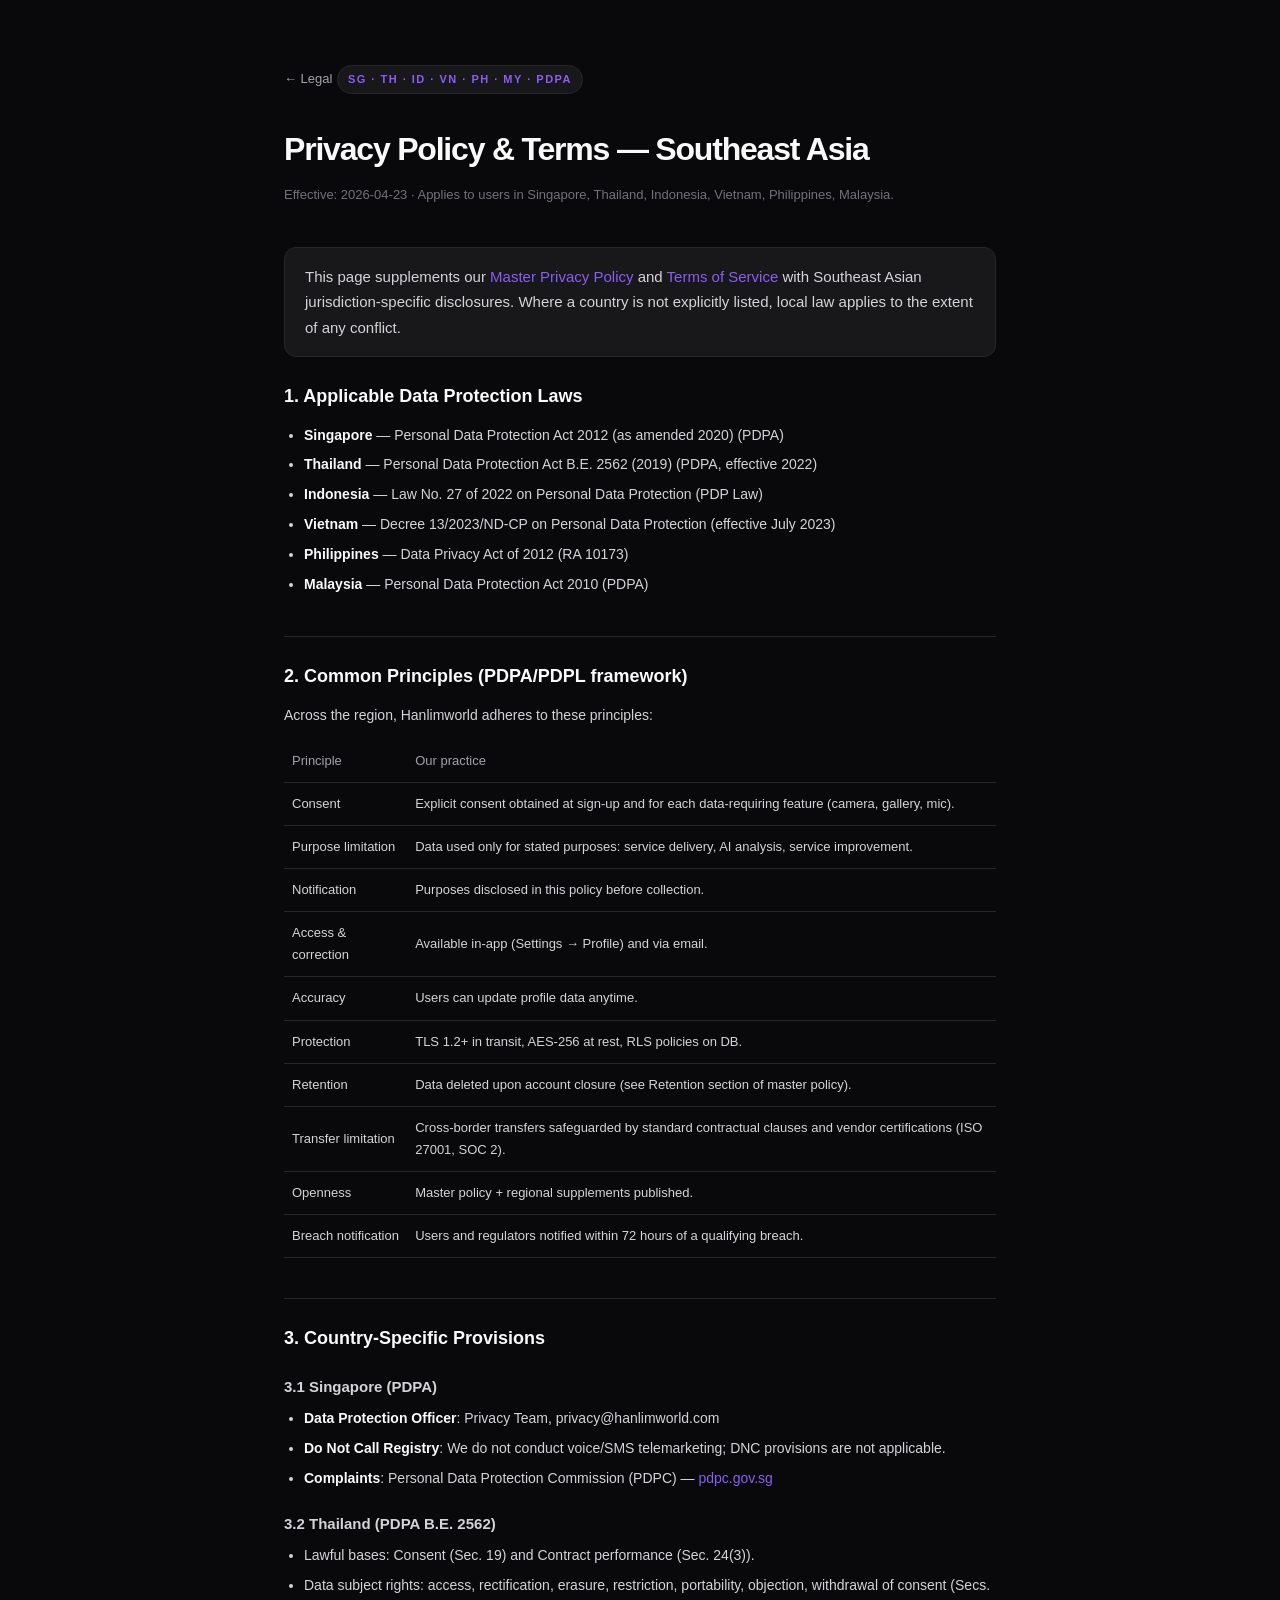
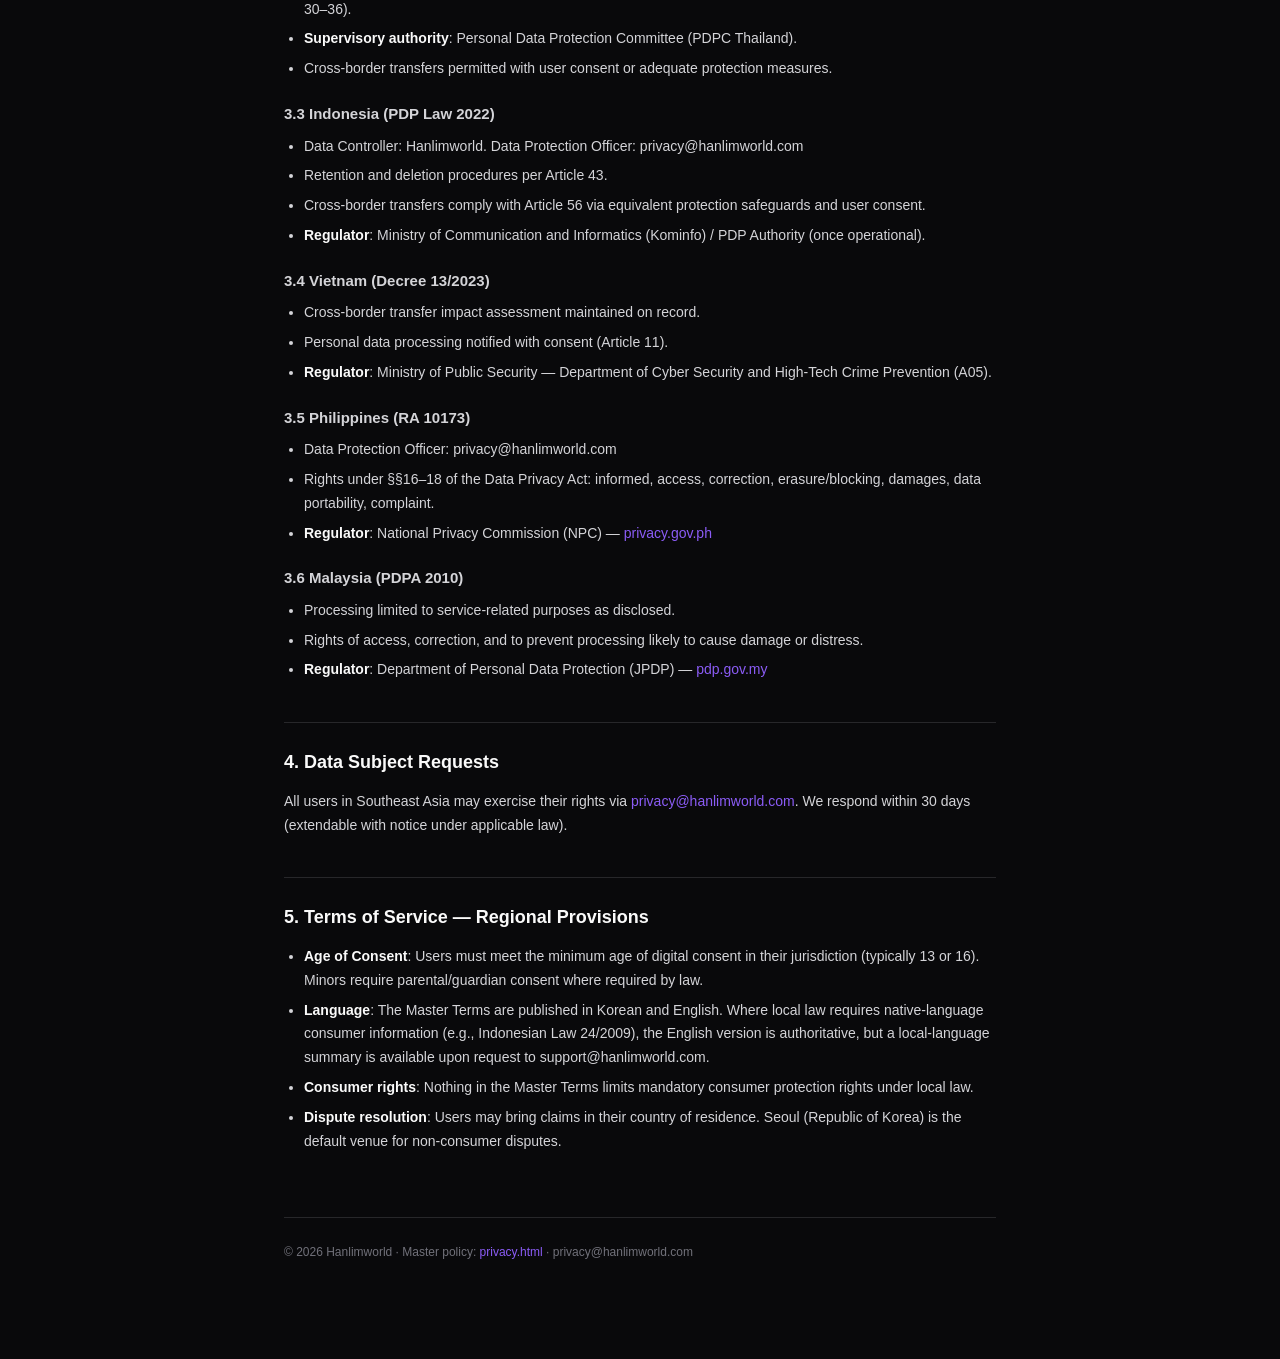
<file: regions/southeast-asia.html>
<!DOCTYPE html>
<html lang="en">
<head>
<meta charset="UTF-8">
<meta name="viewport" content="width=device-width, initial-scale=1.0">
<title>Privacy Policy & Terms (Southeast Asia) — Hanlimworld</title>
<link rel="stylesheet" href="../assets/legal.css">
</head>
<body>
  <div class="container">
    <a href="../" class="back">← Legal</a>
    <span class="region-tag">SG · TH · ID · VN · PH · MY · PDPA</span>
    <h1>Privacy Policy & Terms — Southeast Asia</h1>
    <p class="meta">Effective: 2026-04-23 · Applies to users in Singapore, Thailand, Indonesia, Vietnam, Philippines, Malaysia.</p>

    <div class="lead">
      This page supplements our <a href="../privacy.html">Master Privacy Policy</a>
      and <a href="../terms.html">Terms of Service</a> with Southeast Asian
      jurisdiction-specific disclosures. Where a country is not explicitly
      listed, local law applies to the extent of any conflict.
    </div>

    <h2>1. Applicable Data Protection Laws</h2>
    <ul>
      <li><strong>Singapore</strong> — Personal Data Protection Act 2012 (as amended 2020) (PDPA)</li>
      <li><strong>Thailand</strong> — Personal Data Protection Act B.E. 2562 (2019) (PDPA, effective 2022)</li>
      <li><strong>Indonesia</strong> — Law No. 27 of 2022 on Personal Data Protection (PDP Law)</li>
      <li><strong>Vietnam</strong> — Decree 13/2023/ND-CP on Personal Data Protection (effective July 2023)</li>
      <li><strong>Philippines</strong> — Data Privacy Act of 2012 (RA 10173)</li>
      <li><strong>Malaysia</strong> — Personal Data Protection Act 2010 (PDPA)</li>
    </ul>

    <h2>2. Common Principles (PDPA/PDPL framework)</h2>
    <p>Across the region, Hanlimworld adheres to these principles:</p>
    <table>
      <tr><th>Principle</th><th>Our practice</th></tr>
      <tr><td>Consent</td><td>Explicit consent obtained at sign-up and for each data-requiring feature (camera, gallery, mic).</td></tr>
      <tr><td>Purpose limitation</td><td>Data used only for stated purposes: service delivery, AI analysis, service improvement.</td></tr>
      <tr><td>Notification</td><td>Purposes disclosed in this policy before collection.</td></tr>
      <tr><td>Access & correction</td><td>Available in-app (Settings → Profile) and via email.</td></tr>
      <tr><td>Accuracy</td><td>Users can update profile data anytime.</td></tr>
      <tr><td>Protection</td><td>TLS 1.2+ in transit, AES-256 at rest, RLS policies on DB.</td></tr>
      <tr><td>Retention</td><td>Data deleted upon account closure (see Retention section of master policy).</td></tr>
      <tr><td>Transfer limitation</td><td>Cross-border transfers safeguarded by standard contractual clauses and vendor certifications (ISO 27001, SOC 2).</td></tr>
      <tr><td>Openness</td><td>Master policy + regional supplements published.</td></tr>
      <tr><td>Breach notification</td><td>Users and regulators notified within 72 hours of a qualifying breach.</td></tr>
    </table>

    <h2>3. Country-Specific Provisions</h2>

    <h3>3.1 Singapore (PDPA)</h3>
    <ul>
      <li><strong>Data Protection Officer</strong>: Privacy Team, privacy@hanlimworld.com</li>
      <li><strong>Do Not Call Registry</strong>: We do not conduct voice/SMS telemarketing; DNC provisions are not applicable.</li>
      <li><strong>Complaints</strong>: Personal Data Protection Commission (PDPC) —
        <a href="https://www.pdpc.gov.sg" target="_blank" rel="noopener">pdpc.gov.sg</a></li>
    </ul>

    <h3>3.2 Thailand (PDPA B.E. 2562)</h3>
    <ul>
      <li>Lawful bases: Consent (Sec. 19) and Contract performance (Sec. 24(3)).</li>
      <li>Data subject rights: access, rectification, erasure, restriction, portability, objection, withdrawal of consent (Secs. 30–36).</li>
      <li><strong>Supervisory authority</strong>: Personal Data Protection Committee (PDPC Thailand).</li>
      <li>Cross-border transfers permitted with user consent or adequate protection measures.</li>
    </ul>

    <h3>3.3 Indonesia (PDP Law 2022)</h3>
    <ul>
      <li>Data Controller: Hanlimworld. Data Protection Officer: privacy@hanlimworld.com</li>
      <li>Retention and deletion procedures per Article 43.</li>
      <li>Cross-border transfers comply with Article 56 via equivalent protection safeguards and user consent.</li>
      <li><strong>Regulator</strong>: Ministry of Communication and Informatics (Kominfo) / PDP Authority (once operational).</li>
    </ul>

    <h3>3.4 Vietnam (Decree 13/2023)</h3>
    <ul>
      <li>Cross-border transfer impact assessment maintained on record.</li>
      <li>Personal data processing notified with consent (Article 11).</li>
      <li><strong>Regulator</strong>: Ministry of Public Security — Department of Cyber Security and High-Tech Crime Prevention (A05).</li>
    </ul>

    <h3>3.5 Philippines (RA 10173)</h3>
    <ul>
      <li>Data Protection Officer: privacy@hanlimworld.com</li>
      <li>Rights under §§16–18 of the Data Privacy Act: informed, access, correction, erasure/blocking, damages, data portability, complaint.</li>
      <li><strong>Regulator</strong>: National Privacy Commission (NPC) —
        <a href="https://www.privacy.gov.ph" target="_blank" rel="noopener">privacy.gov.ph</a></li>
    </ul>

    <h3>3.6 Malaysia (PDPA 2010)</h3>
    <ul>
      <li>Processing limited to service-related purposes as disclosed.</li>
      <li>Rights of access, correction, and to prevent processing likely to cause damage or distress.</li>
      <li><strong>Regulator</strong>: Department of Personal Data Protection (JPDP) —
        <a href="https://www.pdp.gov.my" target="_blank" rel="noopener">pdp.gov.my</a></li>
    </ul>

    <h2>4. Data Subject Requests</h2>
    <p>
      All users in Southeast Asia may exercise their rights via
      <a href="mailto:privacy@hanlimworld.com">privacy@hanlimworld.com</a>.
      We respond within 30 days (extendable with notice under applicable law).
    </p>

    <h2>5. Terms of Service — Regional Provisions</h2>
    <ul>
      <li><strong>Age of Consent</strong>: Users must meet the minimum age of
        digital consent in their jurisdiction (typically 13 or 16). Minors
        require parental/guardian consent where required by law.</li>
      <li><strong>Language</strong>: The Master Terms are published in Korean
        and English. Where local law requires native-language consumer
        information (e.g., Indonesian Law 24/2009), the English version is
        authoritative, but a local-language summary is available upon request
        to support@hanlimworld.com.</li>
      <li><strong>Consumer rights</strong>: Nothing in the Master Terms limits
        mandatory consumer protection rights under local law.</li>
      <li><strong>Dispute resolution</strong>: Users may bring claims in
        their country of residence. Seoul (Republic of Korea) is the default
        venue for non-consumer disputes.</li>
    </ul>

    <footer>© 2026 Hanlimworld · Master policy: <a href="../privacy.html">privacy.html</a> · privacy@hanlimworld.com</footer>
  </div>
</body>
</html>
</file>
<file: assets/legal.css>
:root {
  --zinc-950: #09090b;
  --zinc-900: #18181b;
  --zinc-800: #27272a;
  --zinc-700: #3f3f46;
  --zinc-500: #71717a;
  --zinc-400: #a1a1aa;
  --zinc-300: #d4d4d8;
  --zinc-50: #fafafa;
  --purple: #8b5cf6;
  --pink: #ec4899;
  --error: #ef4444;
}
* {
  box-sizing: border-box;
  margin: 0;
  padding: 0;
}
html,
body {
  background: var(--zinc-950);
  color: var(--zinc-50);
  font-family:
    -apple-system, BlinkMacSystemFont, "Pretendard Variable", "Segoe UI",
    Roboto, sans-serif;
  line-height: 1.7;
  min-height: 100vh;
}
.container {
  max-width: 760px;
  margin: 0 auto;
  padding: 64px 24px 96px;
}
.back {
  display: inline-flex;
  align-items: center;
  gap: 6px;
  color: var(--zinc-400);
  text-decoration: none;
  font-size: 13px;
  margin-bottom: 32px;
}
.back:hover {
  color: var(--zinc-50);
}
.region-tag {
  display: inline-block;
  padding: 4px 10px;
  background: var(--zinc-900);
  border: 1px solid var(--zinc-800);
  border-radius: 999px;
  font-size: 11px;
  font-weight: 600;
  letter-spacing: 1.5px;
  color: var(--purple);
  margin-bottom: 16px;
}
h1 {
  font-size: 32px;
  font-weight: 700;
  letter-spacing: -1.2px;
  margin-bottom: 8px;
}
.meta {
  color: var(--zinc-500);
  font-size: 13px;
  margin-bottom: 40px;
}
.lead {
  color: var(--zinc-300);
  font-size: 15px;
  margin-bottom: 24px;
  padding: 16px 20px;
  background: var(--zinc-900);
  border: 1px solid var(--zinc-800);
  border-radius: 12px;
}
h2 {
  font-size: 18px;
  font-weight: 700;
  margin: 40px 0 12px;
  padding-top: 24px;
  border-top: 1px solid var(--zinc-800);
}
h2:first-of-type {
  border-top: 0;
  padding-top: 0;
  margin-top: 0;
}
h3 {
  font-size: 15px;
  font-weight: 600;
  margin: 20px 0 8px;
  color: var(--zinc-300);
}
p,
li {
  color: var(--zinc-300);
  font-size: 14px;
  margin-bottom: 10px;
}
ul,
ol {
  padding-left: 20px;
  margin-bottom: 12px;
}
li {
  margin-bottom: 6px;
}
strong {
  color: var(--zinc-50);
  font-weight: 600;
}
code {
  background: var(--zinc-900);
  color: var(--zinc-300);
  padding: 2px 6px;
  border-radius: 4px;
  font-size: 13px;
}
table {
  width: 100%;
  border-collapse: collapse;
  margin: 12px 0;
  font-size: 13px;
}
th,
td {
  border-bottom: 1px solid var(--zinc-800);
  padding: 10px 8px;
  text-align: left;
  color: var(--zinc-300);
}
th {
  color: var(--zinc-400);
  font-weight: 500;
}
a {
  color: var(--purple);
  text-decoration: none;
}
a:hover {
  text-decoration: underline;
}
footer {
  margin-top: 64px;
  padding-top: 24px;
  border-top: 1px solid var(--zinc-800);
  color: var(--zinc-500);
  font-size: 12px;
}
.bi-lang {
  display: grid;
  grid-template-columns: 1fr;
  gap: 8px;
}
@media (min-width: 720px) {
  .bi-lang {
    grid-template-columns: 1fr 1fr;
    gap: 24px;
  }
}
.lang-block {
  padding-top: 4px;
}
.lang-block h3 {
  margin-top: 0;
  color: var(--zinc-400);
}
</file>
